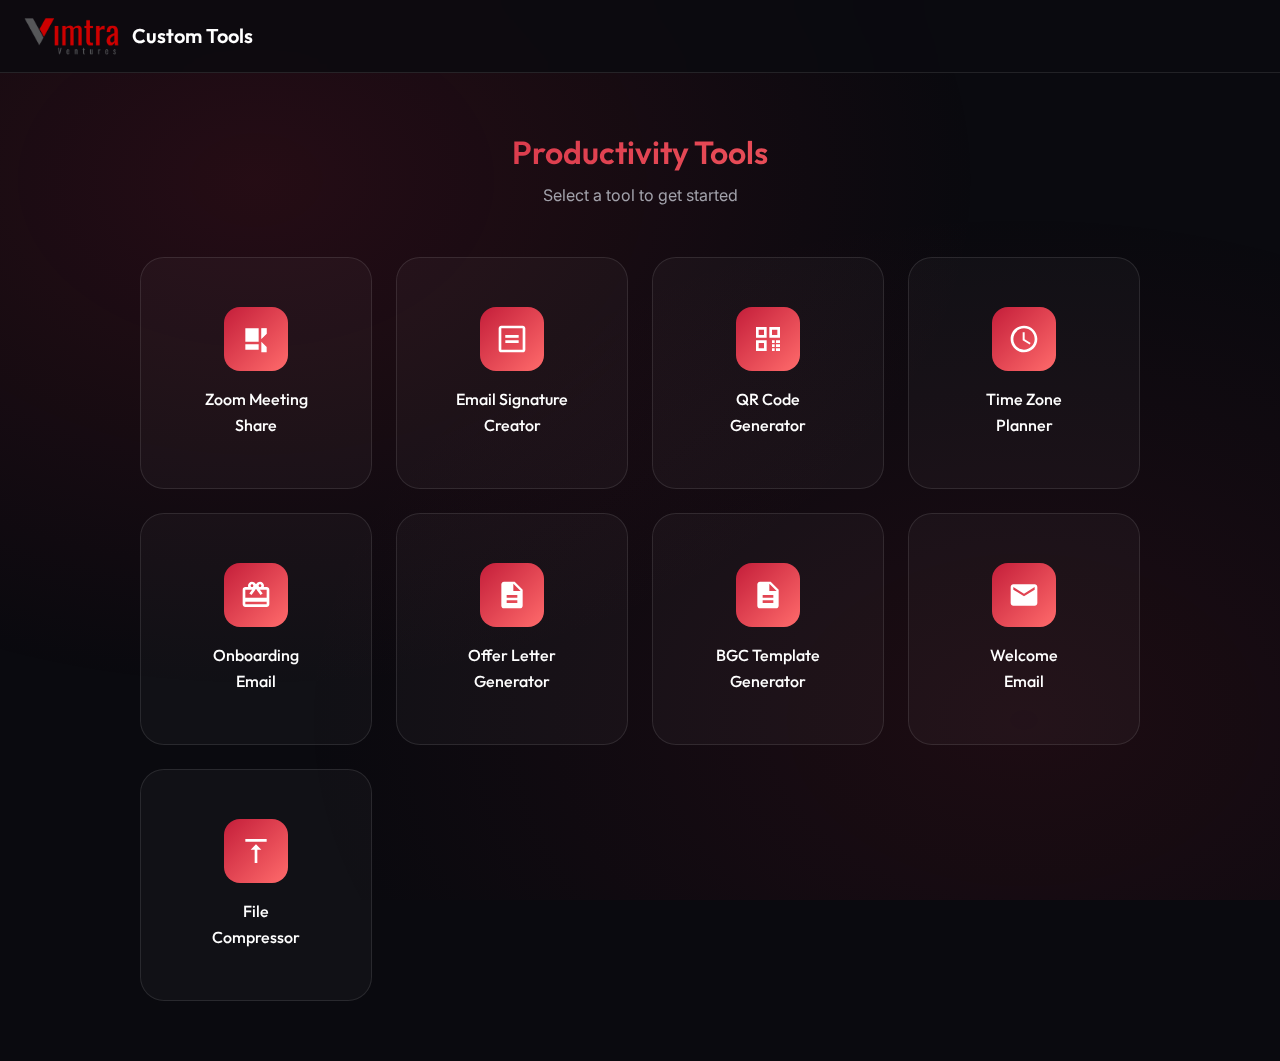
<file: index.html>
<!DOCTYPE html>
<html lang="en">

<head>
    <meta charset="UTF-8">
    <meta name="viewport" content="width=device-width, initial-scale=1.0">
    <meta name="description" content="Custom productivity tools for Vimtra Ventures, Urpan Technologies, and Tekcog">
    <title>Custom Tools | Vimtra Group</title>
    <link rel="stylesheet" href="css/styles.css">
</head>

<body class="theme-vimtra">

    <!-- Header -->
    <header class="header">
        <div class="container">
            <div class="header-content">
                <div class="logo-container">
                    <img src="logos/Vimtra Ventures.png" alt="Vimtra Ventures" class="logo-img">
                    <span class="app-title">Custom Tools</span>
                </div>
            </div>
        </div>
    </header>

    <!-- Main Content -->
    <main>
        <section class="tools-section">
            <div class="container">
                <div class="section-header">
                    <h1 class="section-title">Productivity Tools</h1>
                    <p class="section-subtitle">Select a tool to get started</p>
                </div>

                <div class="tools-grid">
                    <!-- Zoom Meeting Share Tool -->
                    <a href="tools/zoom-share.html" class="tool-card fade-in">
                        <div class="tool-icon">
                            <svg viewBox="0 0 24 24" fill="currentColor">
                                <path d="M4 4h10v10H4V4zm12 0h4v4l-4 4V4zm0 10l4 4v4h-4v-8zM4 16h10v4H4v-4z" />
                                <path d="M16 4h4v4l-4 4V4z" opacity="0.5" />
                            </svg>
                        </div>
                        <span class="tool-name">Zoom Meeting<br>Share</span>
                    </a>

                    <!-- Email Signature Tool -->
                    <a href="tools/email-signature.html" class="tool-card fade-in">
                        <div class="tool-icon">
                            <svg viewBox="0 0 24 24" fill="currentColor">
                                <path
                                    d="M20 2H4c-1.1 0-2 .9-2 2v16c0 1.1.9 2 2 2h16c1.1 0 2-.9 2-2V4c0-1.1-.9-2-2-2zm0 18H4V4h16v16z" />
                                <path d="M7 13h10v2H7zm0-4h10v2H7z" />
                                <path d="M16 11V9H7v2z" opacity="0.3" />
                            </svg>
                        </div>
                        <span class="tool-name">Email Signature<br>Creator</span>
                    </a>

                    <!-- QR Code Generator -->
                    <a href="tools/qr-generator.html" class="tool-card fade-in">
                        <div class="tool-icon">
                            <svg viewBox="0 0 24 24" fill="currentColor">
                                <path
                                    d="M3 3h8v8H3V3zm2 2v4h4V5H5zm8-2h8v8h-8V3zm2 2v4h4V5h-4zM3 13h8v8H3v-8zm2 2v4h4v-4H5zm13-2h3v2h-3v-2zm-3 0h2v2h-2v-2zm3 3h3v2h-3v-2zm-3 0h2v2h-2v-2zm3 3h3v2h-3v-2zm-3 0h2v2h-2v-2z" />
                            </svg>
                        </div>
                        <span class="tool-name">QR Code<br>Generator</span>
                    </a>

                    <!-- Time Zone Planner -->
                    <a href="tools/timezone-planner.html" class="tool-card fade-in">
                        <div class="tool-icon">
                            <svg viewBox="0 0 24 24" fill="currentColor">
                                <path
                                    d="M11.99 2C6.47 2 2 6.48 2 12s4.47 10 9.99 10C17.52 22 22 17.52 22 12S17.52 2 11.99 2zM12 20c-4.42 0-8-3.58-8-8s3.58-8 8-8 8 3.58 8 8-3.58 8-8 8zm.5-13H11v6l5.25 3.15.75-1.23-4.5-2.67z" />
                            </svg>
                        </div>
                        <span class="tool-name">Time Zone<br>Planner</span>
                    </a>

                    <!-- Onboarding Email Tool -->
                    <a href="tools/onboarding-email.html" class="tool-card fade-in">
                        <div class="tool-icon">
                            <svg viewBox="0 0 24 24" fill="currentColor">
                                <path
                                    d="M20 6h-2.18c.11-.31.18-.65.18-1 0-1.66-1.34-3-3-3-1.05 0-1.96.54-2.5 1.35l-.5.67-.5-.68C10.96 2.54 10.05 2 9 2 7.34 2 6 3.34 6 5c0 .35.07.69.18 1H4c-1.11 0-1.99.89-1.99 2L2 19c0 1.11.89 2 2 2h16c1.11 0 2-.89 2-2V8c0-1.11-.89-2-2-2zm-5-2c.55 0 1 .45 1 1s-.45 1-1 1-1-.45-1-1 .45-1 1-1zM9 4c.55 0 1 .45 1 1s-.45 1-1 1-1-.45-1-1 .45-1 1-1zm11 15H4v-2h16v2zm0-5H4V8h5.08L7 10.83 8.62 12 11 8.76l1-1.36 1 1.36L15.38 12 17 10.83 14.92 8H20v6z" />
                            </svg>
                        </div>
                        <span class="tool-name">Onboarding<br>Email</span>
                    </a>

                    <!-- Offer Letter Tool -->
                    <a href="tools/offer-letter.html" class="tool-card fade-in">
                        <div class="tool-icon">
                            <svg viewBox="0 0 24 24" fill="currentColor">
                                <path
                                    d="M14 2H6c-1.1 0-1.99.9-1.99 2L4 20c0 1.1.89 2 1.99 2H18c1.1 0 2-.9 2-2V8l-6-6zm2 16H8v-2h8v2zm0-4H8v-2h8v2zm-3-5V3.5L18.5 9H13z" />
                            </svg>
                        </div>
                        <span class="tool-name">Offer Letter<br>Generator</span>
                    </a>

                    <!-- BGC Template Tool -->
                    <a href="tools/bgc-template.html" class="tool-card fade-in">
                        <div class="tool-icon">
                            <svg viewBox="0 0 24 24" fill="currentColor">
                                <path
                                    d="M14 2H6c-1.1 0-1.99.9-1.99 2L4 20c0 1.1.89 2 1.99 2H18c1.1 0 2-.9 2-2V8l-6-6zm2 16H8v-2h8v2zm0-4H8v-2h8v2zm-3-5V3.5L18.5 9H13z" />
                            </svg>
                        </div>
                        <span class="tool-name">BGC Template<br>Generator</span>
                    </a>

                    <!-- Welcome Email Tool -->
                    <a href="tools/welcome-email.html" class="tool-card fade-in">
                        <div class="tool-icon">
                            <svg viewBox="0 0 24 24" fill="currentColor">
                                <path d="M20 4H4c-1.1 0-1.99.9-1.99 2L2 18c0 1.1.9 2 2 2h16c1.1 0 2-.9 2-2V6c0-1.1-.9-2-2-2zm0 4l-8 5-8-5V6l8 5 8-5v2z" />
                            </svg>
                        </div>
                        <span class="tool-name">Welcome<br>Email</span>
                    </a>

                    <!-- File Compressor Tool -->
                    <a href="tools/file-compressor.html" class="tool-card fade-in">
                        <div class="tool-icon">
                            <svg viewBox="0 0 24 24" fill="currentColor">
                                <path d="M8 11h3v10h2V11h3l-4-4-4 4zM4 3v2h16V3H4z" />
                            </svg>
                        </div>
                        <span class="tool-name">File<br>Compressor</span>
                    </a>
                </div>
            </div>
        </section>
    </main>

    <script src="js/app.js"></script>
</body>

</html>
</file>
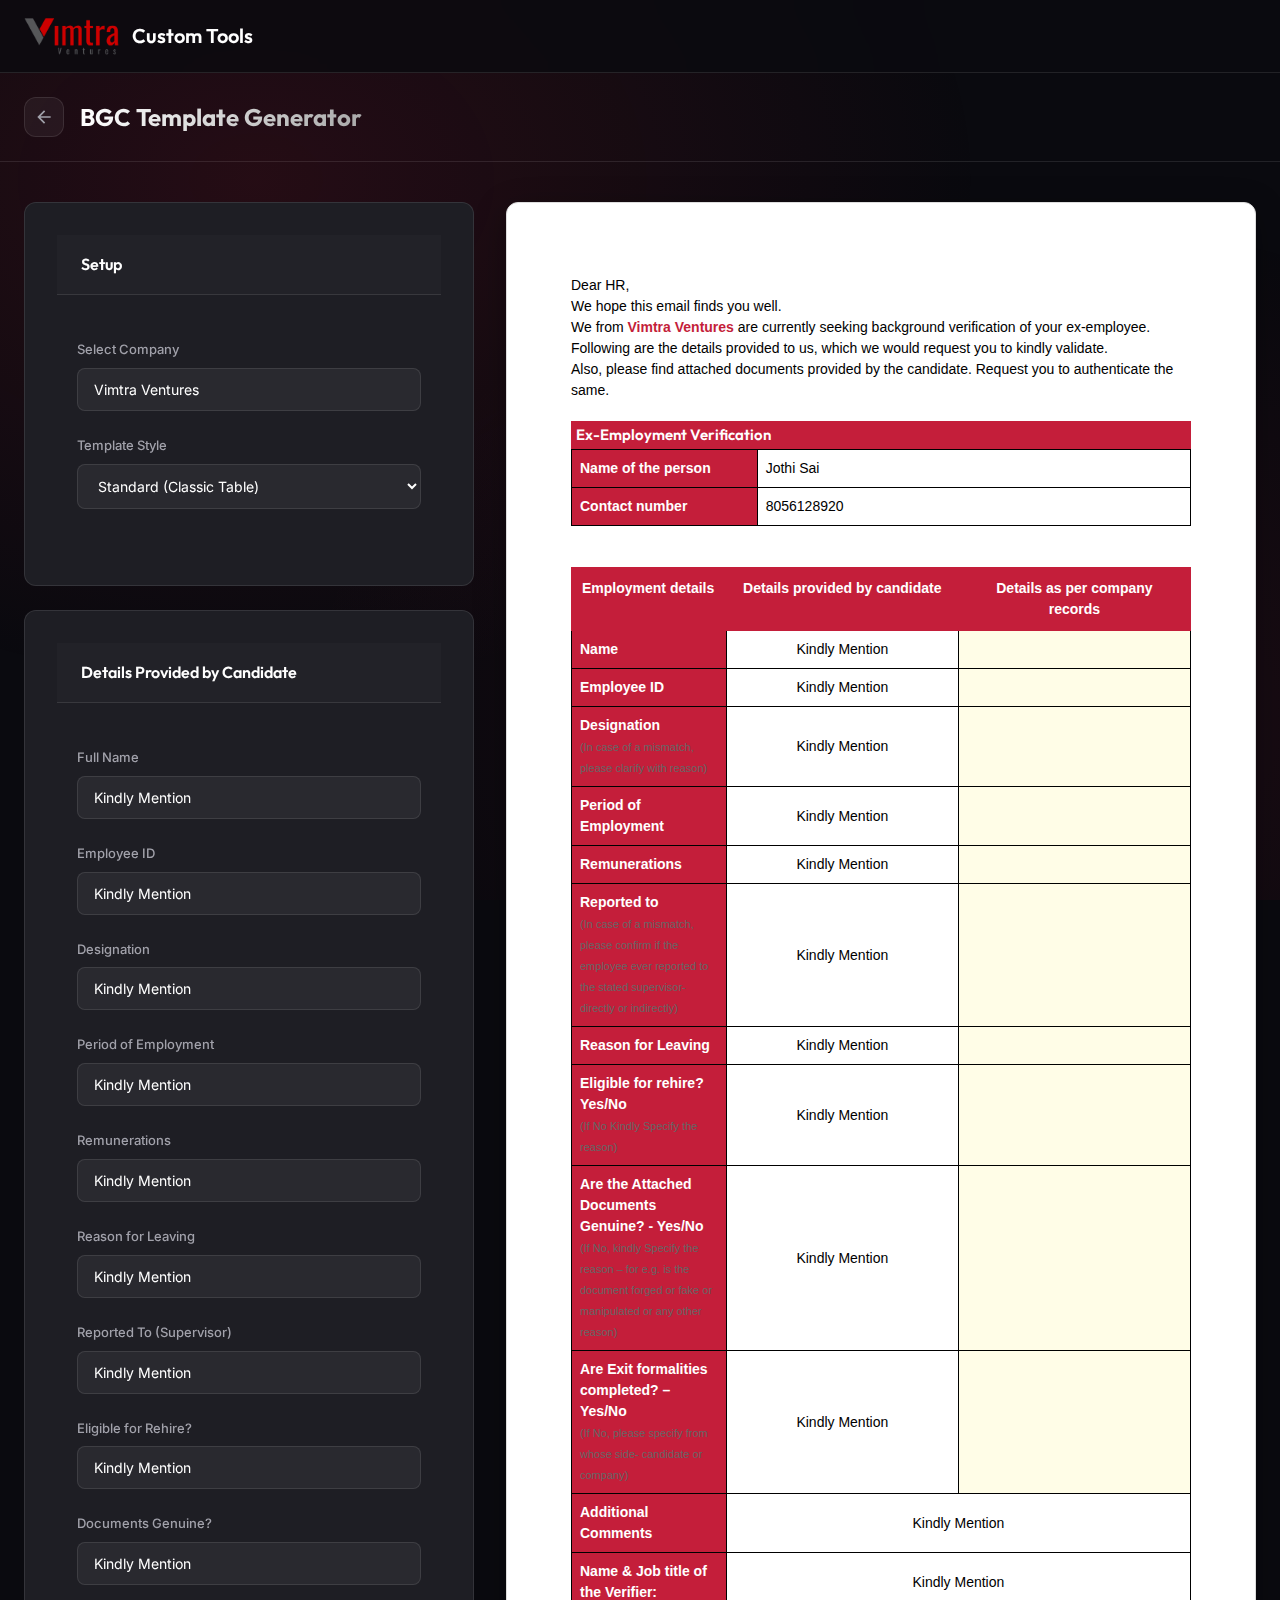
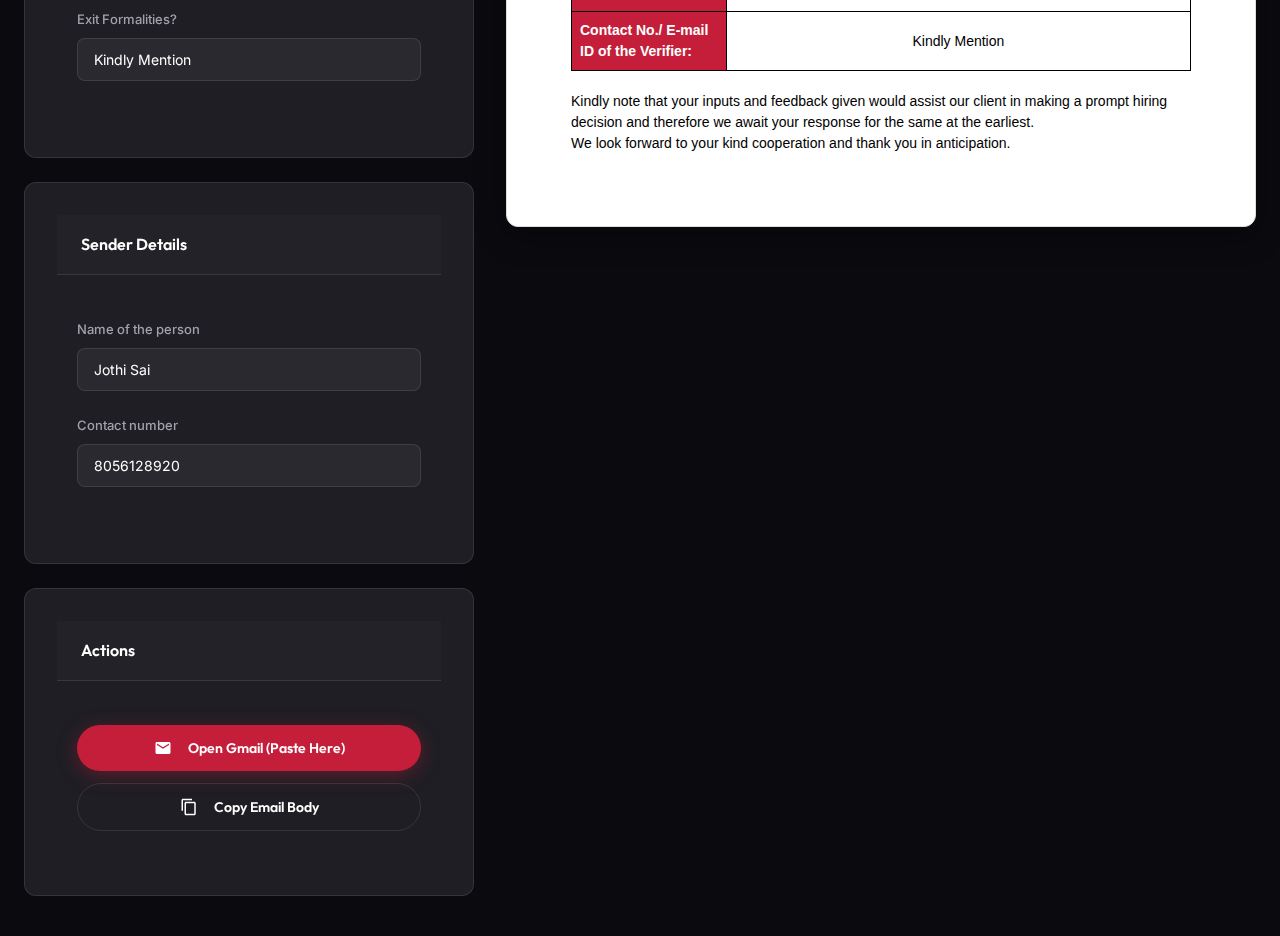
<file: tools/bgc-template.html>
<!DOCTYPE html>
<html lang="en">

<head>
    <meta charset="UTF-8">
    <meta name="viewport" content="width=device-width, initial-scale=1.0">
    <title>BGC Template Generator | Custom Tools</title>
    <link rel="stylesheet" href="../css/styles.css">
    <link href="https://fonts.googleapis.com/css2?family=Outfit:wght@300;400;500;600;700&display=swap" rel="stylesheet">
    <style>
        /* Shared Styles */
        :root {
            --font-family-standard: 'Inter', Arial, sans-serif;
            --font-family-creative: 'Outfit', sans-serif;
        }

        .tool-container {
            max-width: 1400px;
            margin: 0 auto;
            padding: 40px 24px;
        }

        .input-section {
            padding: 20px;
        }

        .two-column {
            display: grid;
            grid-template-columns: 450px 1fr;
            gap: 32px;
            align-items: start;
        }

        @media (max-width: 1200px) {
            .two-column {
                grid-template-columns: 1fr;
            }
        }

        .card {
            background: #1e1e24;
            border: 1px solid var(--border-color);
            border-radius: 12px;
            overflow: hidden;
        }

        .card-header {
            padding: 20px 24px;
            border-bottom: 1px solid var(--border-color);
            background: rgba(255, 255, 255, 0.02);
            cursor: pointer;
            /* Indicate collapsibility if implemented, but just static for now */
        }

        .card-title {
            font-size: 16px;
            font-weight: 600;
            margin: 0;
            color: var(--text-primary);
            display: flex;
            justify-content: space-between;
            align-items: center;
        }

        .form-group {
            margin-bottom: 24px;
        }

        .form-label {
            display: block;
            margin-bottom: 8px;
            font-size: 13px;
            font-weight: 500;
            color: var(--text-secondary);
        }

        .form-input,
        .form-select,
        .form-textarea {
            width: 100%;
            background: rgba(255, 255, 255, 0.05);
            border: 1px solid var(--border-color);
            border-radius: 8px;
            padding: 12px 16px;
            color: var(--text-primary);
            font-size: 14px;
            transition: all 0.2s;
        }

        .form-input:focus,
        .form-select:focus,
        .form-textarea:focus {
            outline: none;
            border-color: var(--primary);
            background: rgba(255, 255, 255, 0.08);
        }

        .email-preview-container {
            position: sticky;
            top: 20px;
        }

        .email-template {
            background: #ffffff;
            border-radius: 12px;
            overflow: hidden;
            box-shadow: 0 8px 32px rgba(0, 0, 0, 0.3);
            border: 1px solid #ddd;
        }

        .email-template-body {
            padding: 40px 32px;
            color: #333333;
            font-family: var(--font-family-standard);
            line-height: 1.6;
            min-height: 600px;
            background: #fff;
        }

        /* Creative Mode Override */
        .creative-mode .email-template-body {
            background: #f0f2f5;
            padding: 40px;
            font-family: var(--font-family-creative);
        }

        .btn {
            display: inline-flex;
            align-items: center;
            justify-content: center;
            padding: 14px 24px;
            border-radius: 50px;
            font-weight: 600;
            cursor: pointer;
            transition: all 0.2s;
            border: none;
            width: 100%;
            font-size: 14px;
            margin-bottom: 12px;
        }

        .btn-primary {
            background: var(--primary);
            color: white;
        }

        .btn-secondary {
            background: transparent;
            border: 1px solid var(--border-color);
            color: var(--text-primary);
        }

        .btn-secondary:hover {
            border-color: var(--primary);
            color: var(--primary);
        }

        .page-header {
            padding: 24px 0;
            border-bottom: 1px solid var(--border-color);
            margin-bottom: 0;
            background: var(--background);
        }

        .page-title {
            display: flex;
            align-items: center;
            gap: 16px;
        }

        .page-title h1 {
            font-size: 24px;
            font-weight: 700;
            margin: 0;
            background: linear-gradient(to right, #fff, #aaa);
            -webkit-background-clip: text;
            background-clip: text;
            -webkit-text-fill-color: transparent;
        }

        .back-btn {
            display: flex;
            align-items: center;
            justify-content: center;
            width: 40px;
            height: 40px;
            border-radius: 12px;
            background: rgba(255, 255, 255, 0.05);
            color: var(--text-secondary);
            transition: all 0.2s;
            border: 1px solid var(--border-color);
        }

        .back-btn:hover {
            background: var(--surface);
            color: var(--text-primary);
            border-color: var(--primary);
        }

        /* Standard Table Styles */
        .preview-table {
            width: 100%;
            border-collapse: collapse;
            font-size: 14px;
            margin-bottom: 20px;
        }

        .preview-table th,
        .preview-table td {
            border: 1px solid #ddd;
            padding: 8px;
            text-align: left;
            vertical-align: top;
        }
    </style>
</head>

<body class="theme-vimtra">
    <!-- Navbar -->
    <header class="header">
        <div class="container">
            <div class="header-content">
                <div class="logo-container">
                    <img src="../logos/Vimtra Ventures.png" alt="Company Logo" class="logo-img" id="headerLogo">
                    <span class="app-title">Custom Tools</span>
                </div>
            </div>
        </div>
    </header>

    <!-- Page Header -->
    <div class="page-header">
        <div class="container">
            <div class="page-title">
                <a href="../index.html" class="back-btn" title="Back to Tools">
                    <svg viewBox="0 0 24 24" fill="currentColor" width="20" height="20">
                        <path d="M20 11H7.83l5.59-5.59L12 4l-8 8 8 8 1.41-1.41L7.83 13H20v-2z" />
                    </svg>
                </a>
                <h1>BGC Template Generator</h1>
            </div>
        </div>
    </div>

    <main class="tool-container">
        <div class="two-column">
            <!-- Left Column: Inputs -->
            <div class="input-column">
                <div class="card">
                    <div class="card-header">
                        <h3 class="card-title">Setup</h3>
                    </div>
                    <div class="input-section">
                        <!-- Company Selector -->
                        <div class="form-group">
                            <label class="form-label">Select Company</label>
                            <select class="company-select form-select" id="companySelect">
                                <option value="vimtra">Vimtra Ventures</option>
                                <option value="urpan">Urpan Technologies</option>
                                <option value="tekcog">Tekcog</option>
                                <option value="insight">Insight Intelli</option>
                                <option value="techmynds">Tech Mynds</option>
                            </select>
                        </div>
                        <!-- Style Selector -->
                        <div class="form-group">
                            <label class="form-label">Template Style</label>
                            <select class="form-select" id="styleSelect">
                                <option value="standard">Standard (Classic Table)</option>
                                <option value="creative">Creative (Modern Card)</option>
                            </select>
                        </div>
                    </div>
                </div>

                <div class="card" style="margin-top: 24px;">
                    <div class="card-header">
                        <h3 class="card-title">Details Provided by Candidate</h3>
                    </div>
                    <div class="input-section">
                        <div class="form-group">
                            <label class="form-label">Full Name</label>
                            <input type="text" id="candidateName" class="form-input" value="Kindly Mention">
                        </div>
                        <div class="form-group">
                            <label class="form-label">Employee ID</label>
                            <input type="text" id="employeeID" class="form-input" value="Kindly Mention">
                        </div>
                        <div class="form-group">
                            <label class="form-label">Designation</label>
                            <input type="text" id="designation" class="form-input" value="Kindly Mention">
                        </div>
                        <div class="form-group">
                            <label class="form-label">Period of Employment</label>
                            <input type="text" id="employmentPeriod" class="form-input" value="Kindly Mention">
                        </div>
                        <div class="form-group">
                            <label class="form-label">Remunerations</label>
                            <input type="text" id="remuneration" class="form-input" value="Kindly Mention">
                        </div>
                        <div class="form-group">
                            <label class="form-label">Reason for Leaving</label>
                            <input type="text" id="reasonForLeaving" class="form-input" value="Kindly Mention">
                        </div>
                        <div class="form-group">
                            <label class="form-label">Reported To (Supervisor)</label>
                            <input type="text" id="reportedTo" class="form-input" value="Kindly Mention">
                        </div>
                        <div class="form-group">
                            <label class="form-label">Eligible for Rehire?</label>
                            <input type="text" id="candidateRehire" class="form-input" value="Kindly Mention">
                        </div>
                        <div class="form-group">
                            <label class="form-label">Documents Genuine?</label>
                            <input type="text" id="candidateDocuments" class="form-input" value="Kindly Mention">
                        </div>
                        <div class="form-group">
                            <label class="form-label">Exit Formalities?</label>
                            <input type="text" id="candidateExit" class="form-input" value="Kindly Mention">
                        </div>
                    </div>
                </div>



                <div class="card" style="margin-top: 24px;">
                    <div class="card-header">
                        <h3 class="card-title">Sender Details</h3>
                    </div>
                    <div class="input-section">
                        <div class="form-group">
                            <label class="form-label">Name of the person</label>
                            <input type="text" id="senderName" class="form-input" value="Jothi Sai">
                        </div>
                        <div class="form-group">
                            <label class="form-label">Contact number</label>
                            <input type="text" id="senderPhone" class="form-input" value="8056128920">
                        </div>
                    </div>
                </div>

                <div class="card" style="margin-top: 24px;">
                    <div class="card-header">
                        <h3 class="card-title">Actions</h3>
                    </div>
                    <div class="input-section">
                        <button class="btn btn-primary" onclick="openInGmail()">
                            <svg viewBox="0 0 24 24" fill="currentColor" width="20" height="20"
                                style="margin-right: 8px;">
                                <path
                                    d="M20 4H4c-1.1 0-1.99.9-1.99 2L2 18c0 1.1.9 2 2 2h16c1.1 0 2-.9 2-2V6c0-1.1-.9-2-2-2zm0 4l-8 5-8-5V6l8 5 8-5v2z" />
                            </svg>
                            Open Gmail (Paste Here)
                        </button>

                        <button class="btn btn-secondary" onclick="copyEmailBody()">
                            <svg viewBox="0 0 24 24" fill="currentColor" width="20" height="20"
                                style="margin-right: 8px;">
                                <path
                                    d="M16 1H4c-1.1 0-2 .9-2 2v14h2V3h12V1zm3 4H8c-1.1 0-2 .9-2 2v14c0 1.1.9 2 2 2h11c1.1 0 2-.9 2-2V7c0-1.1-.9-2-2-2zm0 16H8V7h11v14z" />
                            </svg>
                            Copy Email Body
                        </button>
                    </div>
                </div>
            </div>

            <!-- Right Column: Email Preview -->
            <div class="email-preview-container">
                <div class="card email-template">
                    <!-- Email Body -->
                    <div class="email-template-body" id="emailBody">
                        <!-- Content Generated by JS -->
                    </div>
                </div>
            </div>
        </div>
    </main>

    <script src="../js/company-data.js"></script>
    <script src="../js/app.js"></script>
    <script>
        function generateEmailHtml() {
            const companyKey = document.getElementById('companySelect').value;
            const style = document.getElementById('styleSelect').value;
            const company = VimtraTools.COMPANIES[companyKey] || VimtraTools.COMPANIES['vimtra'];
            const theme = COMPANY_THEMES[companyKey] || COMPANY_THEMES['vimtra'];

            // Candidate Details
            const candidateName = document.getElementById('candidateName').value || '[Candidate Name]';
            const employeeID = document.getElementById('employeeID').value || '[ID]';
            const designation = document.getElementById('designation').value || '[Designation]';
            const employmentPeriod = document.getElementById('employmentPeriod').value || '[Period]';
            const remuneration = document.getElementById('remuneration').value || '[Amount]';
            const reasonForLeaving = document.getElementById('reasonForLeaving').value || '[Reason]';
            const reportedTo = document.getElementById('reportedTo').value || 'Kindly Mention';

            const rehire = document.getElementById('candidateRehire').value || 'Kindly Mention';
            const documents = document.getElementById('candidateDocuments').value || 'Kindly Mention';
            const exit = document.getElementById('candidateExit').value || 'Kindly Mention';

            // Company Records (Optional) - INPUTS REMOVED AS PER REQUEST
            // We define an empty object to prevent ReferenceErrors in the template
            const cr = {
                name: '', id: '', designation: '', period: '',
                remuneration: '', reportedTo: '', reason: '',
                rehire: '', documents: '', exit: '', comments: '',
                verifierName: '', verifierContact: ''
            };


            const senderName = document.getElementById('senderName').value || '[Sender Name]';
            const senderPhone = document.getElementById('senderPhone').value || '[Sender Phone]';

            const highlightColor = theme.primary || '#0d9488'; // Use company primary color

            // Labels with detailed instructions (Shared across both styles)
            const labels = {
                designation: 'Designation<br><span style="font-size: 11px; font-weight: normal; color: #666;">(In case of a mismatch, please clarify with reason)</span>',
                reportedTo: 'Reported to<br><span style="font-size: 11px; font-weight: normal; color: #666;">(In case of a mismatch, please confirm if the employee ever reported to the stated supervisor-directly or indirectly)</span>',
                rehire: 'Eligible for rehire? Yes/No<br><span style="font-size: 11px; font-weight: normal; color: #666;">(If No Kindly Specify the reason)</span>',
                documents: 'Are the Attached Documents Genuine? - Yes/No<br><span style="font-size: 11px; font-weight: normal; color: #666;">(If No, kindly Specify the reason &ndash; for e.g. is the document forged or fake or manipulated or any other reason)</span>',
                exit: 'Are Exit formalities completed? &ndash; Yes/No<br><span style="font-size: 11px; font-weight: normal; color: #666;">(If No, please specify from whose side- candidate or company)</span>'
            };

            if (style === 'creative') {
                // Update container class for styling overrides
                document.querySelector('.email-template').classList.add('creative-mode');

                const gradient = theme.gradient || `linear-gradient(135deg, ${highlightColor} 0%, #000 100%)`;

                // Modern Creative Styles
                const containerStyle = `background-color: #ffffff; padding: 0; box-shadow: 0 4px 15px rgba(0,0,0,0.05); border-radius: 8px; overflow: hidden; max-width: 800px; margin: 0 auto; font-family: 'Segoe UI', Tahoma, Geneva, Verdana, sans-serif; border: 1px solid #e0e0e0;`;
                const headerStyle = `background: ${gradient}; color: white; padding: 30px; text-align: center;`;
                const contentStyle = `padding: 40px;`;
                const sectionHeaderStyle = `font-size: 18px; font-weight: 600; color: ${highlightColor}; border-bottom: 2px solid ${highlightColor}; padding-bottom: 8px; margin-top: 30px; margin-bottom: 15px; text-transform: uppercase; letter-spacing: 0.5px;`;

                // Table Styles
                const tableStyle = `width: 100%; border-collapse: collapse; font-size: 14px; margin-bottom: 20px;`;
                const thStyle = `background-color: ${highlightColor}; color: white; padding: 12px 15px; text-align: left; font-weight: 600; border: none;`;
                const tdLabelStyle = `background-color: #f8f9fa; color: #444; padding: 12px 15px; border-bottom: 1px solid #eee; font-weight: 600; width: 35%;`;
                const tdValueStyle = `padding: 12px 15px; border-bottom: 1px solid #eee; color: #333;`;
                const tdCompanyStyle = `padding: 12px 15px; border-bottom: 1px solid #eee; background-color: #fffde7; border-left: 2px solid #fff59d; color: #333; min-width: 150px;`; // Visual difference: light yellow bg + border

                // Card for Sender
                const senderCardStyle = `background-color: #f8f9fa; border-left: 4px solid ${highlightColor}; padding: 15px; margin: 20px 0; border-radius: 0 4px 4px 0;`;

                return `
                <div style="${containerStyle}">
                    <!-- Header -->
                    <div style="${headerStyle}">
                        <h1 style="margin: 0; font-size: 24px; font-weight: 700; letter-spacing: 1px;">Ex-Employment Verification</h1>
                        <p style="margin: 10px 0 0; opacity: 0.9; font-size: 16px;">${company.name}</p>
                    </div>

                    <div style="${contentStyle}">
                        <p style="margin-top: 0;">Dear HR,</p>
                        <p>We hope this email finds you well.</p>
                        <p>We from <strong style="color: ${highlightColor};">${company.name}</strong> are currently seeking background verification of your ex-employee, <strong>${candidateName}</strong>.</p>
                        <p>Following are the details provided to us, which we would request you to kindly validate against your records.</p>
                        
                        <!-- Sender Details Card -->
                        <div style="${sectionHeaderStyle}">Our Contact Details</div>
                        <div style="${senderCardStyle}">
                            <table style="width: 100%; border-collapse: collapse;">
                                <tr>
                                    <td style="padding: 5px 0; font-weight: 600; color: #555; width: 150px;">Name:</td>
                                    <td style="padding: 5px 0; color: #333;">${senderName}</td>
                                </tr>
                                <tr>
                                    <td style="padding: 5px 0; font-weight: 600; color: #555;">Contact No:</td>
                                    <td style="padding: 5px 0; color: #333;">${senderPhone}</td>
                                </tr>
                            </table>
                        </div>

                        <!-- Employment Details Table -->
                        <div style="${sectionHeaderStyle}">Employment Verification</div>
                        <table style="${tableStyle}">
                            <thead>
                                <tr>
                                    <th style="${thStyle}; border-radius: 6px 0 0 0;">Metric</th>
                                    <th style="${thStyle}">Candidate Provided</th>
                                    <th style="${thStyle}; border-radius: 0 6px 0 0;">Company Records</th>
                                </tr>
                            </thead>
                            <tbody>
                                <tr>
                                    <td style="${tdLabelStyle}">Name</td>
                                    <td style="${tdValueStyle}">${candidateName}</td>
                                    <td style="${tdCompanyStyle}">${cr.name}</td>
                                </tr>
                                <tr>
                                    <td style="${tdLabelStyle}">Employee ID</td>
                                    <td style="${tdValueStyle}">${employeeID}</td>
                                    <td style="${tdCompanyStyle}">${cr.id}</td>
                                </tr>
                                <tr>
                                    <td style="${tdLabelStyle}">${labels.designation}</td>
                                    <td style="${tdValueStyle}">${designation}</td>
                                    <td style="${tdCompanyStyle}">${cr.designation}</td>
                                </tr>
                                <tr>
                                    <td style="${tdLabelStyle}">Period of Employment</td>
                                    <td style="${tdValueStyle}">${employmentPeriod}</td>
                                    <td style="${tdCompanyStyle}">${cr.period}</td>
                                </tr>
                                <tr>
                                    <td style="${tdLabelStyle}">Remunerations</td>
                                    <td style="${tdValueStyle}">${remuneration}</td>
                                    <td style="${tdCompanyStyle}">${cr.remuneration}</td>
                                </tr>
                                <tr>
                                    <td style="${tdLabelStyle}">${labels.reportedTo}</td>
                                    <td style="${tdValueStyle}">${reportedTo}</td>
                                    <td style="${tdCompanyStyle}">${cr.reportedTo}</td>
                                </tr>
                                <tr>
                                    <td style="${tdLabelStyle}">Reason for Leaving</td>
                                    <td style="${tdValueStyle}">${reasonForLeaving}</td>
                                    <td style="${tdCompanyStyle}">${cr.reason}</td>
                                </tr>
                                <tr>
                                    <td style="${tdLabelStyle}">${labels.rehire}</td>
                                    <td style="${tdValueStyle}"><em>${rehire}</em></td>
                                    <td style="${tdCompanyStyle}">${cr.rehire}</td>
                                </tr>
                                <tr>
                                    <td style="${tdLabelStyle}">${labels.documents}</td>
                                    <td style="${tdValueStyle}"><em>${documents}</em></td>
                                    <td style="${tdCompanyStyle}">${cr.documents}</td>
                                </tr>
                                <tr>
                                    <td style="${tdLabelStyle}">${labels.exit}</td>
                                    <td style="${tdValueStyle}"><em>${exit}</em></td>
                                    <td style="${tdCompanyStyle}">${cr.exit}</td>
                                </tr>
                                
                                <!-- Additional Info Section -->
                                <tr>
                                    <td colspan="3" style="padding: 15px; background: #f0f4f8; font-weight: 600; color: ${highlightColor}; text-align: center; border-top: 2px solid white;">Verifier Details</td>
                                </tr>
                                <tr>
                                    <td style="${tdLabelStyle}">Name & Job title of the Verifier</td>
                                    <td colspan="2" style="${tdValueStyle}"><em>Kindly Mention</em></td>
                                </tr>
                                <tr>
                                    <td style="${tdLabelStyle}">Contact No./ E-mail ID of the Verifier</td>
                                    <td colspan="2" style="${tdValueStyle}"><em>Kindly Mention</em></td>
                                </tr>
                                <tr>
                                    <td style="${tdLabelStyle}">Additional Comments</td>
                                    <td colspan="2" style="${tdValueStyle}">Kindly Mention</td>
                                </tr>

                            </tbody>
                        </table>

                        <p style="font-size: 13px; color: #666; margin-top: 20px; border-top: 1px solid #eee; padding-top: 15px;">
                            <em>Kindly note that your inputs will assist our client in making a prompt hiring decision. We await your response at the earliest.</em>
                        </p>
                        <p style="font-size: 13px; color: #666;">We look forward to your kind cooperation.</p>
                    </div>
                </div>
                `;
            } else {
                // Standard Mode
                document.querySelector('.email-template').classList.remove('creative-mode');

                // Header Color Style
                const headerStyle = `background-color: ${highlightColor}; color: white; padding: 10px; border: 1px solid ${highlightColor}; text-align: center; font-weight: bold;`;
                const cellStyle = `border: 1px solid #000; padding: 8px; text-align: center; color: #000; vertical-align: middle;`;
                const cellStyleCompany = `border: 1px solid #000; padding: 8px; text-align: center; color: #000; vertical-align: middle; background-color: #fffde7;`; // Light yellow separation
                const labelCellStyle = `border: 1px solid #000; padding: 8px; text-align: left; font-weight: bold; vertical-align: middle; background-color: ${highlightColor}; color: white;`;

                return `
                <div style="font-family: Calibri, Arial, sans-serif; font-size: 14px; color: #000; line-height: 1.5;">
                    <p>Dear HR,</p>
                    <p>We hope this email finds you well.</p>
                    <p>We from <strong style="color: ${highlightColor};">${company.name}</strong> are currently seeking background verification of your ex-employee.</p>
                    <p>Following are the details provided to us, which we would request you to kindly validate.</p>
                    <p>Also, please find attached documents provided by the candidate. Request you to authenticate the same.</p>
                    
                    <h3 style="background-color: ${highlightColor}; color: white; padding: 5px; margin-top: 20px; font-size: 15px;">Ex-Employment Verification</h3>
                    <table class="preview-table" style="width: 100%; border-collapse: collapse; border: 1px solid #000;">
                        <tr>
                            <td width="30%" style="${labelCellStyle}"><strong>Name of the person</strong></td>
                            <td width="70%" style="border: 1px solid #000; padding: 8px;">${senderName}</td>
                        </tr>
                        <tr>
                            <td style="${labelCellStyle}"><strong>Contact number</strong></td>
                            <td style="border: 1px solid #000; padding: 8px;">${senderPhone}</td>
                        </tr>
                    </table>

                    <br>

                    <table class="preview-table" style="width: 100%; border-collapse: collapse; border: 1px solid #000;">
                        <thead>
                            <tr>
                                <th width="25%" style="${headerStyle} text-align: left;">Employment details</th>
                                <th width="37.5%" style="${headerStyle}">Details provided by candidate</th>
                                <th width="37.5%" style="${headerStyle}">Details as per company records</th>
                            </tr>
                        </thead>
                        <tbody>
                            <tr>
                                <td style="${labelCellStyle}">Name</td>
                                <td style="${cellStyle}">${candidateName}</td>
                                <td style="${cellStyleCompany}">${cr.name}</td>
                            </tr>
                            <tr>
                                <td style="${labelCellStyle}">Employee ID</td>
                                <td style="${cellStyle}">${employeeID}</td>
                                <td style="${cellStyleCompany}">${cr.id}</td>
                            </tr>
                            <tr>
                                <td style="${labelCellStyle}">${labels.designation}</td>
                                <td style="${cellStyle}">${designation}</td>
                                <td style="${cellStyleCompany}">${cr.designation}</td>
                            </tr>
                            <tr>
                                <td style="${labelCellStyle}">Period of Employment</td>
                                <td style="${cellStyle}">${employmentPeriod}</td>
                                <td style="${cellStyleCompany}">${cr.period}</td>
                            </tr>
                            <tr>
                                <td style="${labelCellStyle}">Remunerations</td>
                                <td style="${cellStyle}">${remuneration}</td>
                                <td style="${cellStyleCompany}">${cr.remuneration}</td>
                            </tr>
                            <tr>
                                <td style="${labelCellStyle}">${labels.reportedTo}</td>
                                <td style="${cellStyle}">${reportedTo}</td>
                                <td style="${cellStyleCompany}">${cr.reportedTo}</td>
                            </tr>
                            <tr>
                                <td style="${labelCellStyle}">Reason for Leaving</td>
                                <td style="${cellStyle}">${reasonForLeaving}</td>
                                <td style="${cellStyleCompany}">${cr.reason}</td>
                            </tr>
                            <tr>
                                <td style="${labelCellStyle}">${labels.rehire}</td>
                                <td style="${cellStyle}">${rehire}</td>
                                <td style="${cellStyleCompany}">${cr.rehire}</td>
                            </tr>
                            <tr>
                                <td style="${labelCellStyle}">${labels.documents}</td>
                                <td style="${cellStyle}">${documents}</td>
                                <td style="${cellStyleCompany}">${cr.documents}</td>
                            </tr>
                            <tr>
                                <td style="${labelCellStyle}">${labels.exit}</td>
                                <td style="${cellStyle}">${exit}</td>
                                <td style="${cellStyleCompany}">${cr.exit}</td>
                            </tr>
                            <tr>
                                <td style="${labelCellStyle}">Additional Comments</td>
                                <td colspan="2" style="${cellStyle}">Kindly Mention</td>
                            </tr>
                            <tr>
                                <td style="${labelCellStyle}">Name & Job title of the Verifier:</td>
                                <td colspan="2" style="${cellStyle}">Kindly Mention</td>
                            </tr>
                            <tr>
                                <td style="${labelCellStyle}">Contact No./ E-mail ID of the Verifier:</td>
                                <td colspan="2" style="${cellStyle}">Kindly Mention</td>
                            </tr>
                        </tbody>
                    </table>

                    <p>Kindly note that your inputs and feedback given would assist our client in making a prompt hiring decision and therefore we await your response for the same at the earliest.</p>
                    <p>We look forward to your kind cooperation and thank you in anticipation.</p>
                </div>
                `;
            }
        }

        function updatePreview() {
            document.getElementById('emailBody').innerHTML = generateEmailHtml();
        }

        function openInGmail() {
            const candidateName = document.getElementById('candidateName').value || '[Candidate Name]';
            const subject = `Request for Ex-employment Verification - (${candidateName})`;
            const gmailUrl = `https://mail.google.com/mail/?view=cm&fs=1&su=${encodeURIComponent(subject)}`;
            window.open(gmailUrl, '_blank');
            VimtraTools.showToast('Gmail opened! Paste content (Ctrl+V).', 'success');
        }

        async function copyEmailBody() {
            try {
                const htmlContent = generateEmailHtml();
                const textContent = "Please enable HTML email to view this content."; // Fallback

                const blobHtml = new Blob([htmlContent], { type: 'text/html' });
                const blobText = new Blob([textContent], { type: 'text/plain' });
                const data = [new ClipboardItem({
                    'text/html': blobHtml,
                    'text/plain': blobText
                })];

                await navigator.clipboard.write(data);
                VimtraTools.showToast('Email body copied! Paste in Gmail.', 'success');
            } catch (err) {
                console.error('Clipboard error:', err);
                VimtraTools.showToast('Clipboard error. Check console.', 'error');
            }
        }

        document.addEventListener('DOMContentLoaded', () => {
            // Attach event listeners
            document.getElementById('companySelect').addEventListener('change', updatePreview);
            document.getElementById('styleSelect').addEventListener('change', updatePreview);

            // Attach to all inputs
            document.querySelectorAll('input').forEach(input => {
                input.addEventListener('input', updatePreview);
            });

            // Initial render
            updatePreview();
        });
    </script>
</body>

</html>
</file>
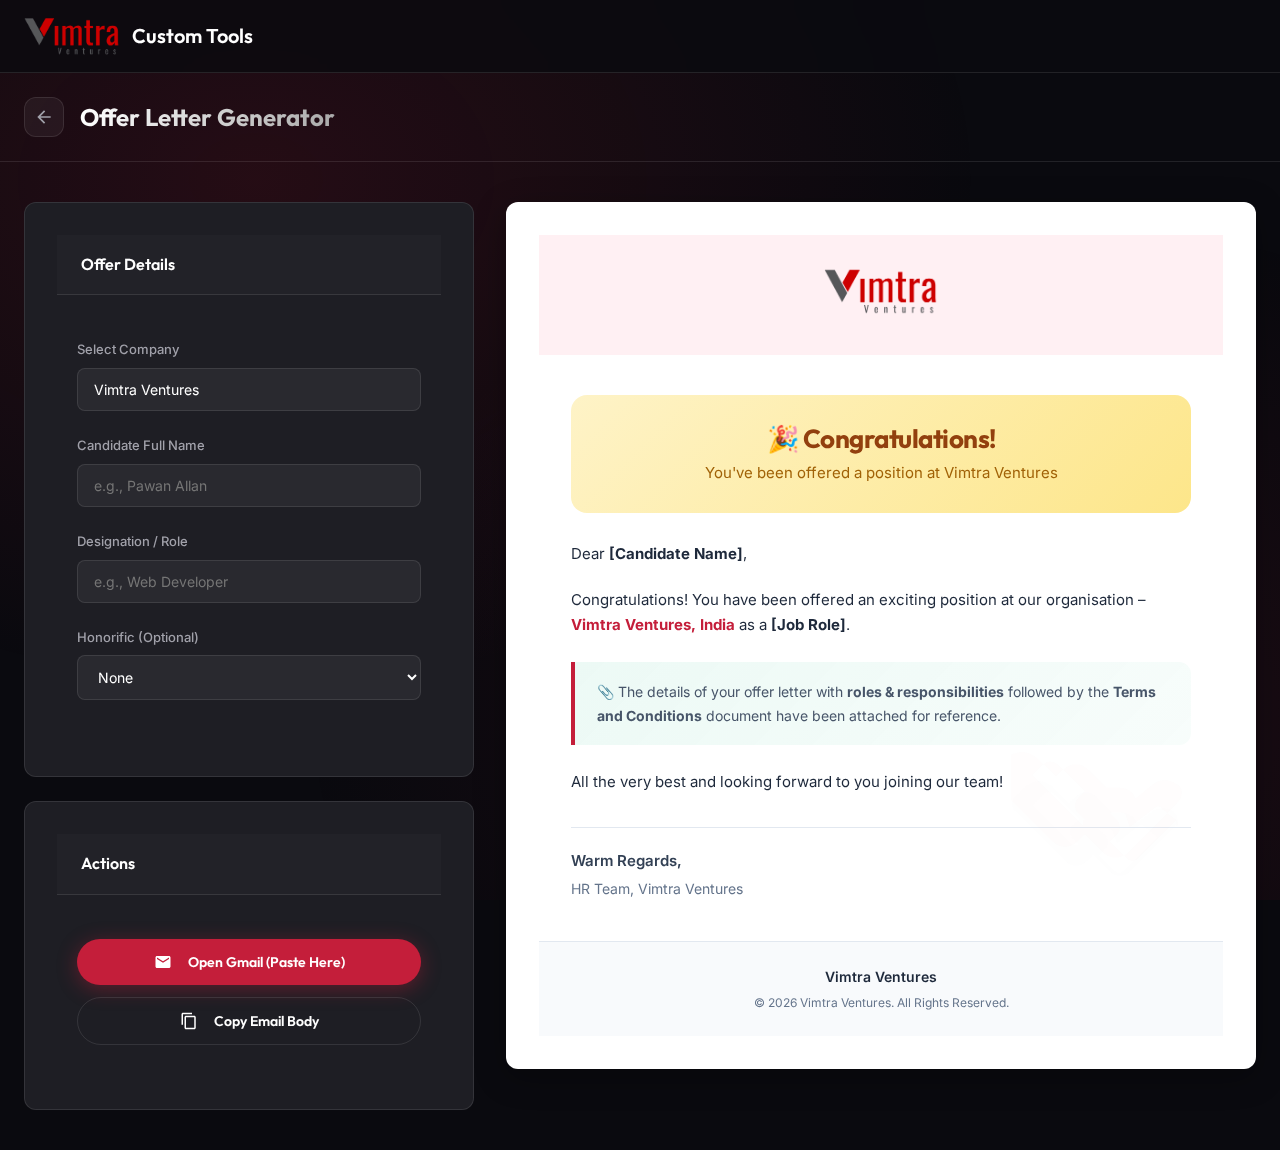
<file: tools/offer-letter.html>
<!DOCTYPE html>
<html lang="en">

<head>
    <meta charset="UTF-8">
    <meta name="viewport" content="width=device-width, initial-scale=1.0">
    <title>Offer Letter Generator | Custom Tools</title>
    <link rel="stylesheet" href="../css/styles.css">
    <style>
        .tool-container {
            max-width: 1400px;
            margin: 0 auto;
            padding: 40px 24px;
        }

        .input-section {
            padding: 20px;
        }

        .two-column {
            display: grid;
            grid-template-columns: 450px 1fr;
            gap: 32px;
            align-items: start;
        }

        @media (max-width: 1200px) {
            .two-column {
                grid-template-columns: 1fr;
            }
        }

        .card {
            background: #1e1e24;
            border: 1px solid var(--border-color);
            border-radius: 12px;
            overflow: hidden;
        }

        .card-header {
            padding: 20px 24px;
            border-bottom: 1px solid var(--border-color);
            background: rgba(255, 255, 255, 0.02);
        }

        .card-title {
            font-size: 16px;
            font-weight: 600;
            margin: 0;
            color: var(--text-primary);
        }

        .form-group {
            margin-bottom: 24px;
        }

        .form-label {
            display: block;
            margin-bottom: 8px;
            font-size: 13px;
            font-weight: 500;
            color: var(--text-secondary);
        }

        .form-input,
        .form-select {
            width: 100%;
            background: rgba(255, 255, 255, 0.05);
            border: 1px solid var(--border-color);
            border-radius: 8px;
            padding: 12px 16px;
            color: var(--text-primary);
            font-size: 14px;
            transition: all 0.2s;
        }

        .form-input:focus,
        .form-select:focus {
            outline: none;
            border-color: var(--primary);
            background: rgba(255, 255, 255, 0.08);
        }

        .email-preview-container {
            position: sticky;
            top: 20px;
        }

        .email-template {
            background: #ffffff;
            border-radius: 12px;
            overflow: hidden;
            box-shadow: 0 8px 32px rgba(0, 0, 0, 0.3);
        }

        .email-template-header {
            background: linear-gradient(135deg, var(--primary) 0%, var(--primary-dark) 100%);
            padding: 32px;
            text-align: center;
        }

        .email-template-header img {
            height: auto;
            max-height: 48px;
            max-width: 200px;
        }

        .email-template-body {
            padding: 40px 32px;
            color: #333333;
            font-family: 'Inter', Arial, sans-serif;
            line-height: 1.6;
            position: relative;
        }

        /* Handshake Background */
        .email-template-body::before {
            content: '';
            position: absolute;
            bottom: 20px;
            right: 20px;
            width: 200px;
            height: 200px;
            background-image: url('data:image/svg+xml,<svg xmlns="http://www.w3.org/2000/svg" viewBox="0 0 100 100" fill="%23e5e7eb" opacity="0.3"><path d="M85 45c-3-2-7-2-10 0l-8 6c-1-3-4-5-7-5h-5l-8-8c-3-3-8-3-11 0l-3 3-8-8c-4-4-10-4-14 0l-5 5c-2 2-2 5 0 7l25 25c3 3 8 3 11 0l3-3 8 8c3 3 8 3 11 0l21-21c3-3 3-7 0-9zM35 62L15 42l5-5c2-2 4-2 6 0l12 12-3 3c-2 2-2 5 0 7l3 3h-3zm40-2L60 75c-1 1-3 1-4 0l-8-8 3-3c2-2 2-5 0-7l-3-3h5c1 0 2 1 2 2l2 5 10-8c1-1 3-1 4 0l6 5-2 2z"/></svg>');
            background-repeat: no-repeat;
            background-size: contain;
            opacity: 0.15;
            pointer-events: none;
        }

        .btn {
            display: inline-flex;
            align-items: center;
            justify-content: center;
            padding: 14px 24px;
            border-radius: 50px;
            font-weight: 600;
            cursor: pointer;
            transition: all 0.2s;
            border: none;
            width: 100%;
            font-size: 14px;
            margin-bottom: 12px;
        }

        .btn-primary {
            background: var(--primary);
            color: white;
        }

        .btn-secondary {
            background: transparent;
            border: 1px solid var(--border-color);
            color: var(--text-primary);
        }

        .btn-secondary:hover {
            border-color: var(--primary);
            color: var(--primary);
        }

        .page-header {
            padding: 24px 0;
            border-bottom: 1px solid var(--border-color);
            margin-bottom: 0;
            background: var(--background);
        }

        .page-title {
            display: flex;
            align-items: center;
            gap: 16px;
        }

        .page-title h1 {
            font-size: 24px;
            font-weight: 700;
            margin: 0;
            background: linear-gradient(to right, #fff, #aaa);
            -webkit-background-clip: text;
            background-clip: text;
            -webkit-text-fill-color: transparent;
        }

        .back-btn {
            display: flex;
            align-items: center;
            justify-content: center;
            width: 40px;
            height: 40px;
            border-radius: 12px;
            background: rgba(255, 255, 255, 0.05);
            color: var(--text-secondary);
            transition: all 0.2s;
            border: 1px solid var(--border-color);
        }

        .back-btn:hover {
            background: var(--surface);
            color: var(--text-primary);
            border-color: var(--primary);
        }

        /* Offer Letter Specific Styles */
        .offer-highlight {
            background: linear-gradient(135deg, rgba(var(--primary-rgb), 0.1) 0%, rgba(var(--primary-rgb), 0.05) 100%);
            border-left: 4px solid var(--primary);
            padding: 20px 24px;
            border-radius: 0 12px 12px 0;
            margin: 24px 0;
        }

        .congrats-banner {
            text-align: center;
            padding: 30px 20px;
            background: linear-gradient(135deg, #fef3c7 0%, #fde68a 100%);
            border-radius: 16px;
            margin-bottom: 30px;
        }

        .congrats-banner h1 {
            font-size: 28px;
            font-weight: 700;
            color: #92400e;
            margin: 0 0 8px 0;
            letter-spacing: -0.5px;
        }

        .congrats-banner p {
            font-size: 16px;
            color: #a16207;
            margin: 0;
        }
    </style>
</head>

<body class="theme-vimtra">
    <!-- Navbar -->
    <header class="header">
        <div class="container">
            <div class="header-content">
                <div class="logo-container">
                    <img src="../logos/Vimtra Ventures.png" alt="Company Logo" class="logo-img" id="headerLogo">
                    <span class="app-title">Custom Tools</span>
                </div>
            </div>
        </div>
    </header>

    <!-- Page Header -->
    <div class="page-header">
        <div class="container">
            <div class="page-title">
                <a href="../index.html" class="back-btn" title="Back to Tools">
                    <svg viewBox="0 0 24 24" fill="currentColor" width="20" height="20">
                        <path d="M20 11H7.83l5.59-5.59L12 4l-8 8 8 8 1.41-1.41L7.83 13H20v-2z" />
                    </svg>
                </a>
                <h1>Offer Letter Generator</h1>
            </div>
        </div>
    </div>

    <main class="tool-container">
        <div class="two-column">
            <!-- Left Column: Inputs -->
            <div class="input-column">
                <div class="card">
                    <div class="card-header">
                        <h3 class="card-title">Offer Details</h3>
                    </div>
                    <div class="input-section">
                        <!-- Company Selector -->
                        <div class="form-group">
                            <label class="form-label">Select Company</label>
                            <select class="company-select form-select" id="companySelect">
                                <option value="vimtra">Vimtra Ventures</option>
                                <option value="urpan">Urpan Technologies</option>
                                <option value="tekcog">Tekcog</option>
                                <option value="insight">Insight Intelli</option>
                                <option value="techmynds">Tech Mynds</option>
                            </select>
                        </div>

                        <div class="form-group">
                            <label class="form-label">Candidate Full Name</label>
                            <input type="text" id="candidateName" class="form-input" value=""
                                placeholder="e.g., Pawan Allan">
                        </div>

                        <div class="form-group">
                            <label class="form-label">Designation / Role</label>
                            <input type="text" id="jobRole" class="form-input" value=""
                                placeholder="e.g., Web Developer">
                        </div>

                        <div class="form-group">
                            <label class="form-label">Honorific (Optional)</label>
                            <select class="form-select" id="honorific">
                                <option value="">None</option>
                                <option value="Mr.">Mr.</option>
                                <option value="Ms.">Ms.</option>
                                <option value="Mrs.">Mrs.</option>
                                <option value="Dr.">Dr.</option>
                            </select>
                        </div>
                    </div>
                </div>

                <div class="card" style="margin-top: 24px;">
                    <div class="card-header">
                        <h3 class="card-title">Actions</h3>
                    </div>
                    <div class="input-section">
                        <button class="btn btn-primary" onclick="openInGmail()">
                            <svg viewBox="0 0 24 24" fill="currentColor" width="20" height="20"
                                style="margin-right: 8px;">
                                <path
                                    d="M20 4H4c-1.1 0-1.99.9-1.99 2L2 18c0 1.1.9 2 2 2h16c1.1 0 2-.9 2-2V6c0-1.1-.9-2-2-2zm0 4l-8 5-8-5V6l8 5 8-5v2z" />
                            </svg>
                            Open Gmail (Paste Here)
                        </button>

                        <button class="btn btn-secondary" onclick="copyEmailContent()">
                            <svg viewBox="0 0 24 24" fill="currentColor" width="20" height="20"
                                style="margin-right: 8px;">
                                <path
                                    d="M16 1H4c-1.1 0-2 .9-2 2v14h2V3h12V1zm3 4H8c-1.1 0-2 .9-2 2v14c0 1.1.9 2 2 2h11c1.1 0 2-.9 2-2V7c0-1.1-.9-2-2-2zm0 16H8V7h11v14z" />
                            </svg>
                            Copy Email Body
                        </button>
                    </div>
                </div>
            </div>

            <!-- Right Column: Email Preview -->
            <div class="email-preview-container">
                <div class="card email-template" style="background: #fff;">
                    <!-- Email Header -->
                    <div class="email-template-header" id="emailHeaderBg">
                        <img src="../logos/Vimtra Ventures.png" alt="Company Logo" id="emailLogo">
                    </div>

                    <!-- Email Body -->
                    <div class="email-template-body" id="emailBody">
                        <!-- Content Generated by JS -->
                    </div>

                    <!-- Email Footer -->
                    <div
                        style="background: #f8fafc; padding: 24px 32px; border-top: 1px solid #e2e8f0; text-align: center;">
                        <div class="footer-company" id="footerCompany"
                            style="font-size: 14px; font-weight: 600; color: #1e293b; margin-bottom: 4px;">Vimtra
                            Ventures</div>
                        <div class="footer-tagline" style="font-size: 12px; color: #64748b;">
                            &copy; <span id="copyrightYear">2026</span> <span id="footerCopyrightCompany">Vimtra
                                Ventures</span>. All Rights Reserved.
                        </div>
                    </div>
                </div>
            </div>
        </div>
    </main>

    <script src="../js/company-data.js?v=2"></script>
    <script src="../js/app.js?v=2"></script>
    <script>
        function generateOfferLetterHtml() {
            const companyKey = document.getElementById('companySelect').value;
            const company = VimtraTools.COMPANIES[companyKey] || VimtraTools.COMPANIES['vimtra'];
            const theme = COMPANY_THEMES[companyKey] || COMPANY_THEMES['vimtra'];
            const candidateName = document.getElementById('candidateName').value || '[Candidate Name]';
            const role = document.getElementById('jobRole').value || '[Job Role]';
            const honorific = document.getElementById('honorific').value;

            const displayName = honorific ? `${honorific} ${candidateName}` : candidateName;
            const subjectName = honorific ? `${honorific} ${candidateName.split(' ')[0]}` : candidateName.split(' ')[0];

            // Handshake SVG as inline background (subtle watermark)
            const handshakeSvg = `<svg xmlns="http://www.w3.org/2000/svg" viewBox="0 0 100 80" fill="${theme.primary || '#10b981'}" opacity="0.08"><path d="M92 35c-4-3-9-3-13 0l-10 8c-1-4-5-6-9-6H53l-10-10c-4-4-10-4-14 0l-4 4-10-10c-5-5-13-5-18 0l-6 6c-2 2-2 6 0 8l32 32c4 4 10 4 14 0l4-4 10 10c4 4 10 4 14 0l27-27c4-4 4-9 0-11zM40 58L12 30l6-6c2-2 5-2 8 0l15 15-4 4c-2 2-2 6 0 8l4 4h-1zm52-3L70 77c-1 1-4 1-5 0l-10-10 4-4c2-2 2-6 0-8l-4-4h6c2 0 3 1 3 2l2 6 13-10c2-2 4-2 5 0l8 6c1 1 1 3 0 4z"/></svg>`;

            return `
            <div style="font-family: -apple-system, BlinkMacSystemFont, 'Segoe UI', Roboto, 'Inter', Arial, sans-serif; font-size: 15px; color: #1e293b; line-height: 1.7; position: relative;">
                
                <!-- Congratulations Banner -->
                <div style="text-align: center; padding: 28px 20px; background: linear-gradient(135deg, #fef3c7 0%, #fde68a 100%); border-radius: 16px; margin-bottom: 28px;">
                    <h1 style="font-size: 26px; font-weight: 700; color: #92400e; margin: 0 0 6px 0; letter-spacing: -0.5px;">🎉 Congratulations!</h1>
                    <p style="font-size: 15px; color: #a16207; margin: 0;">You've been offered a position at ${company.name}</p>
                </div>

                <!-- Greeting -->
                <p style="margin-bottom: 20px;">Dear <strong>${displayName}</strong>,</p>

                <!-- Main Message -->
                <p style="margin-bottom: 20px;">
                    Congratulations! You have been offered an exciting position at our organisation – <strong style="color: ${theme.primary || '#0d9488'};">${company.name}, India</strong> as a <strong>${role}</strong>.
                </p>

                <!-- Offer Details Box -->
                <div style="background: linear-gradient(135deg, rgba(16, 185, 129, 0.08) 0%, rgba(16, 185, 129, 0.03) 100%); border-left: 4px solid ${theme.primary || '#10b981'}; padding: 18px 22px; border-radius: 0 12px 12px 0; margin: 24px 0;">
                    <p style="margin: 0; font-size: 14px; color: #475569;">
                        📎 The details of your offer letter with <strong>roles & responsibilities</strong> followed by the <strong>Terms and Conditions</strong> document have been attached for reference.
                    </p>
                </div>

                <!-- Closing -->
                <p style="margin-bottom: 20px;">
                    All the very best and looking forward to you joining our team!
                </p>

                <!-- Signature -->
                <div style="margin-top: 32px; padding-top: 20px; border-top: 1px solid #e2e8f0;">
                    <p style="margin: 0 0 4px 0; font-weight: 600; color: #334155;">Warm Regards,</p>
                    <p style="margin: 0; color: #64748b; font-size: 14px;">HR Team, ${company.name}</p>
                </div>

                <!-- Handshake Watermark (Positioned) -->
                <div style="position: absolute; bottom: 0; right: 0; width: 180px; height: 180px; opacity: 0.12; pointer-events: none;">
                    ${handshakeSvg}
                </div>
            </div>`;
        }

        function updatePreview() {
            const companyKey = document.getElementById('companySelect').value;
            const theme = COMPANY_THEMES[companyKey] || COMPANY_THEMES['vimtra'];
            const companyData = VimtraTools.COMPANIES[companyKey] || VimtraTools.COMPANIES['vimtra'];

            // Update Layout Colors
            if (theme) {
                document.getElementById('emailHeaderBg').style.background = theme.light;
            }

            // Update Email Logo
            const emailLogo = document.getElementById('emailLogo');
            if (emailLogo && theme.logoData) {
                emailLogo.src = theme.logoData;
                emailLogo.alt = companyData.name;
            }

            // Update Footer Text
            document.getElementById('footerCompany').textContent = companyData.name;
            document.getElementById('footerCopyrightCompany').textContent = companyData.name;

            // Update Body HTML
            document.getElementById('emailBody').innerHTML = generateOfferLetterHtml();
        }

        function openInGmail() {
            const candidateName = document.getElementById('candidateName').value || 'Candidate';
            const role = document.getElementById('jobRole').value || 'Position';
            const honorific = document.getElementById('honorific').value;
            const displayName = honorific ? `${honorific} ${candidateName}` : candidateName;

            const subject = `Congratulations on your Job Offer as ${role} - ${displayName}`;
            const gmailUrl = `https://mail.google.com/mail/?view=cm&fs=1&su=${encodeURIComponent(subject)}`;
            window.open(gmailUrl, '_blank');
            VimtraTools.showToast('Gmail opened! Paste content (Ctrl+V).', 'success');
        }

        async function copyEmailContent() {
            try {
                const htmlContent = `
                    <div style="max-width: 600px; margin: 0 auto; background: #ffffff; border-radius: 12px; overflow: hidden; box-shadow: 0 4px 6px rgba(0,0,0,0.1); font-family: 'Inter', Arial, sans-serif;">
                        ${document.getElementById('emailHeaderBg').outerHTML}
                        ${generateOfferLetterHtml()}
                        <div style="background: #f8fafc; padding: 24px 32px; border-top: 1px solid #e2e8f0; text-align: center;">
                            <div style="font-size: 14px; font-weight: 600; color: #1e293b; margin-bottom: 4px;">${document.getElementById('footerCompany').textContent}</div>
                            <div style="font-size: 12px; color: #64748b;">© 2026 ${document.getElementById('footerCompany').textContent}. All Rights Reserved.</div>
                        </div>
                    </div>`;

                const textContent = "Please enable HTML email to view this content.";

                const blobHtml = new Blob([htmlContent], { type: 'text/html' });
                const blobText = new Blob([textContent], { type: 'text/plain' });
                const data = [new ClipboardItem({
                    'text/html': blobHtml,
                    'text/plain': blobText
                })];

                await navigator.clipboard.write(data);
                VimtraTools.showToast('Copied! Paste in Gmail.', 'success');
            } catch (err) {
                console.error('Clipboard error:', err);
                VimtraTools.showToast('Clipboard error. Check console.', 'error');
            }
        }

        // Event Listeners
        document.addEventListener('DOMContentLoaded', () => {
            const companySelect = document.getElementById('companySelect');
            const honorificSelect = document.getElementById('honorific');

            if (companySelect) {
                companySelect.addEventListener('change', updatePreview);
            }
            if (honorificSelect) {
                honorificSelect.addEventListener('change', updatePreview);
            }

            document.querySelectorAll('input').forEach(input => {
                input.addEventListener('input', updatePreview);
            });

            // Initial render
            try {
                updatePreview();
            } catch (e) {
                console.error("Error updating preview:", e);
            }
        });
    </script>
</body>

</html>
</file>
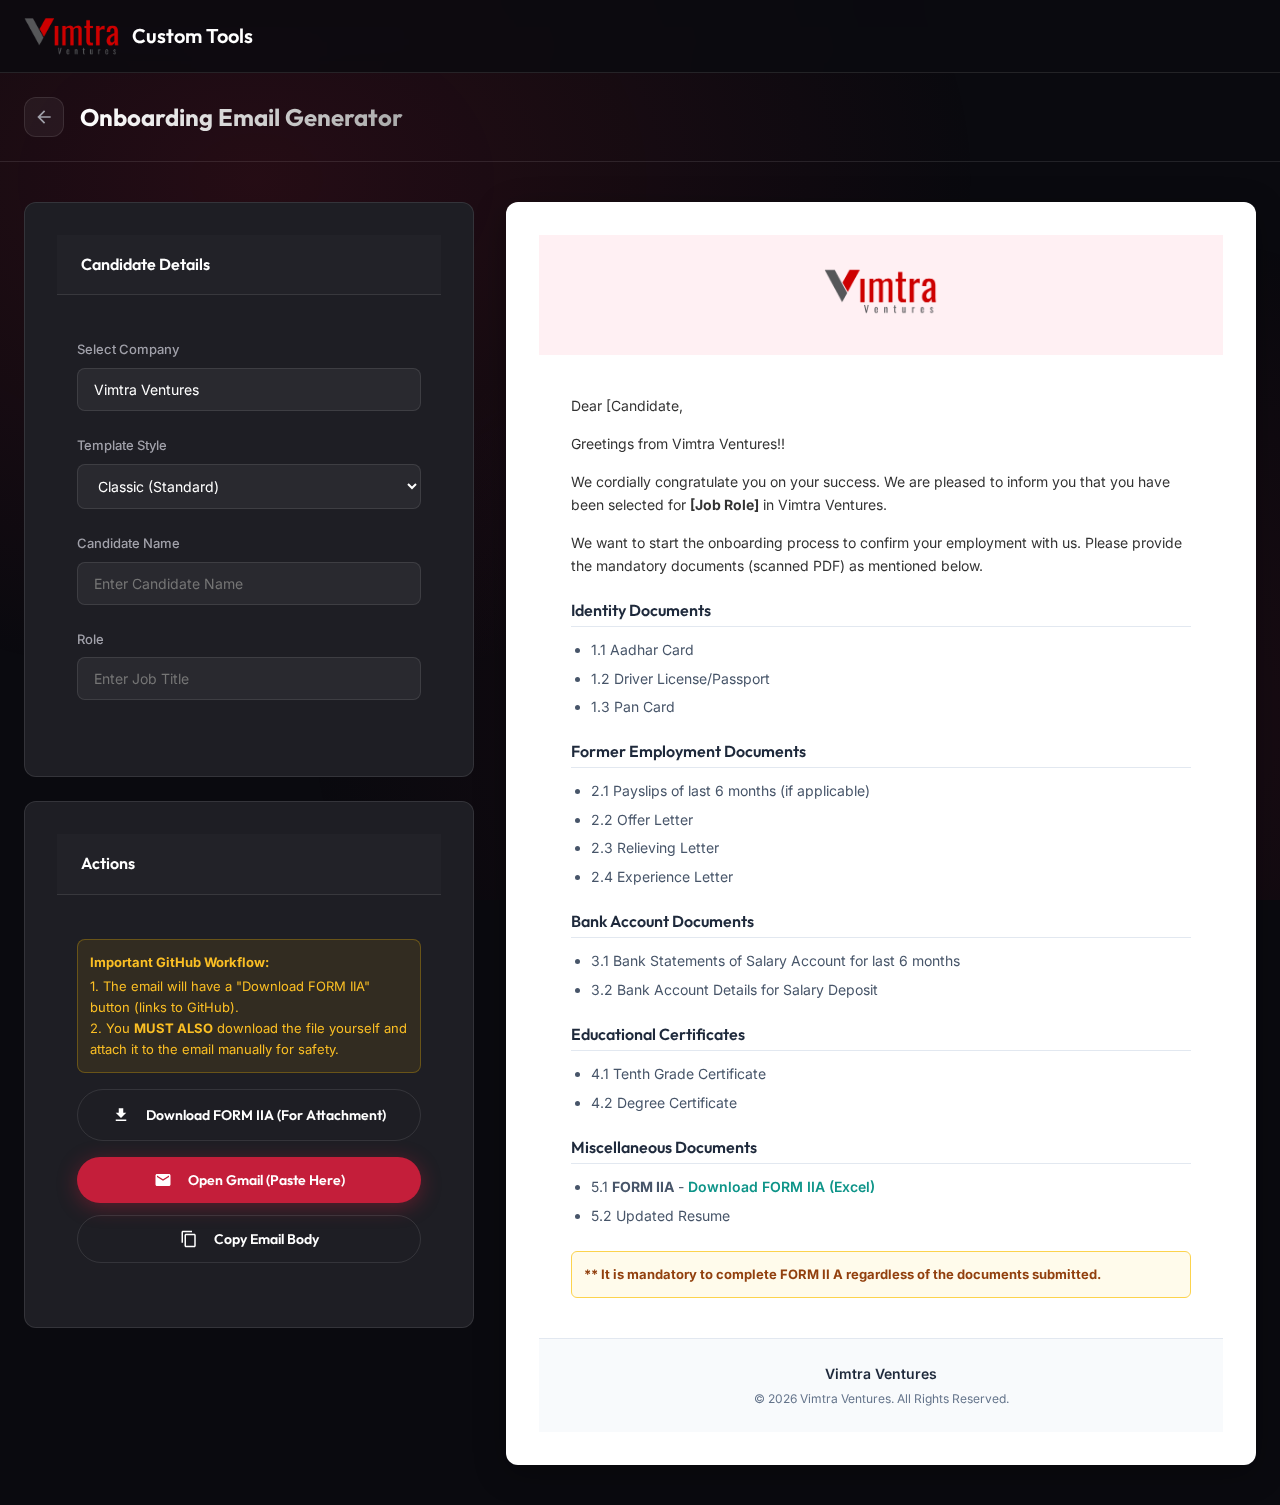
<file: tools/onboarding-email.html>
<!DOCTYPE html>
<html lang="en">

<head>
    <meta charset="UTF-8">
    <meta name="viewport" content="width=device-width, initial-scale=1.0">
    <title>Onboarding Email Generator | Custom Tools</title>
    <link rel="stylesheet" href="../css/styles.css">
    <style>
        /* Specific Styles imported from Zoom Tool for Consistency */
        .tool-container {
            max-width: 1400px;
            margin: 0 auto;
            padding: 40px 24px;
        }

        .input-section {
            padding: 20px;
        }

        .two-column {
            display: grid;
            grid-template-columns: 450px 1fr;
            gap: 32px;
            align-items: start;
        }

        @media (max-width: 1200px) {
            .two-column {
                grid-template-columns: 1fr;
            }
        }

        /* Card Styles */
        .card {
            background: #1e1e24;
            /* Dark card background to match Zoom tool */
            border: 1px solid var(--border-color);
            border-radius: 12px;
            overflow: hidden;
        }

        .card-header {
            padding: 20px 24px;
            border-bottom: 1px solid var(--border-color);
            background: rgba(255, 255, 255, 0.02);
        }

        .card-title {
            font-size: 16px;
            font-weight: 600;
            margin: 0;
            color: var(--text-primary);
        }

        .form-group {
            margin-bottom: 24px;
        }

        .form-label {
            display: block;
            margin-bottom: 8px;
            font-size: 13px;
            font-weight: 500;
            color: var(--text-secondary);
        }

        .form-input,
        .form-select {
            width: 100%;
            background: rgba(255, 255, 255, 0.05);
            border: 1px solid var(--border-color);
            border-radius: 8px;
            padding: 12px 16px;
            color: var(--text-primary);
            font-size: 14px;
            transition: all 0.2s;
        }

        .form-input:focus,
        .form-select:focus {
            outline: none;
            border-color: var(--primary);
            background: rgba(255, 255, 255, 0.08);
        }

        /* Email Preview Styles */
        .email-preview-container {
            position: sticky;
            top: 20px;
        }

        /* The white card inside the preview container */
        .email-template {
            background: #ffffff;
            border-radius: 12px;
            overflow: hidden;
            box-shadow: 0 8px 32px rgba(0, 0, 0, 0.3);
        }

        .email-template-header {
            background: linear-gradient(135deg, var(--primary) 0%, var(--primary-dark) 100%);
            padding: 32px;
            text-align: center;
        }

        .email-template-header img {
            height: auto;
            max-height: 48px;
            max-width: 200px;
        }

        .email-template-body {
            padding: 40px 32px;
            color: #333333;
            font-family: 'Inter', Arial, sans-serif;
            /* Professional Font */
            line-height: 1.6;
        }

        .email-template-body p {
            margin-bottom: 16px;
        }

        .email-template-body h3 {
            color: #1e293b;
            font-size: 16px;
            margin-top: 24px;
            margin-bottom: 12px;
            border-bottom: 1px solid #e2e8f0;
            padding-bottom: 8px;
        }

        .email-template-body ul {
            margin-top: 0;
            padding-left: 20px;
            margin-bottom: 24px;
        }

        .email-template-body li {
            margin-bottom: 6px;
            color: #475569;
        }

        /* Buttons */
        .btn {
            display: inline-flex;
            align-items: center;
            justify-content: center;
            padding: 14px 24px;
            border-radius: 50px;
            font-weight: 600;
            cursor: pointer;
            transition: all 0.2s;
            border: none;
            width: 100%;
            font-size: 14px;
            margin-bottom: 12px;
        }

        .btn-primary {
            background: var(--primary);
            color: white;
        }

        .btn-secondary {
            background: transparent;
            border: 1px solid var(--border-color);
            color: var(--text-primary);
        }

        .btn-secondary:hover {
            border-color: var(--primary);
            color: var(--primary);
        }

        .page-header {
            padding: 24px 0;
            border-bottom: 1px solid var(--border-color);
            margin-bottom: 0;
            /* Align with main content */
            background: var(--background);
        }

        .page-title {
            display: flex;
            align-items: center;
            gap: 16px;
        }

        .page-title h1 {
            font-size: 24px;
            font-weight: 700;
            margin: 0;
            background: linear-gradient(to right, #fff, #aaa);
            -webkit-background-clip: text;
            -webkit-text-fill-color: transparent;
        }

        .back-btn {
            display: flex;
            align-items: center;
            justify-content: center;
            width: 40px;
            height: 40px;
            border-radius: 12px;
            background: rgba(255, 255, 255, 0.05);
            color: var(--text-secondary);
            transition: all 0.2s;
            border: 1px solid var(--border-color);
        }

        .back-btn:hover {
            background: var(--surface);
            color: var(--text-primary);
            border-color: var(--primary);
        }

        /* Attachment Box Style in Email */
        .email-attachment-box {
            background: #f0f9ff;
            border: 1px solid #bae6fd;
            border-radius: 8px;
            padding: 16px;
            margin: 20px 0;
            display: flex;
            align-items: center;
            gap: 12px;
        }
    </style>
</head>

<body class="theme-vimtra">
    <!-- Navbar -->
    <header class="header">
        <div class="container">
            <div class="header-content">
                <div class="logo-container">
                    <img src="../logos/Vimtra Ventures.png" alt="Company Logo" class="logo-img" id="headerLogo">
                    <span class="app-title">Custom Tools</span>
                </div>
            </div>
        </div>
    </header>

    <!-- Page Header -->
    <div class="page-header">
        <div class="container">
            <div class="page-title">
                <a href="../index.html" class="back-btn" title="Back to Tools">
                    <svg viewBox="0 0 24 24" fill="currentColor" width="20" height="20">
                        <path d="M20 11H7.83l5.59-5.59L12 4l-8 8 8 8 1.41-1.41L7.83 13H20v-2z" />
                    </svg>
                </a>
                <h1>Onboarding Email Generator</h1>
            </div>
        </div>
    </div>

    <main class="tool-container">
        <div class="two-column">
            <!-- Left Column: Inputs -->
            <div class="input-column">
                <div class="card">
                    <div class="card-header">
                        <h3 class="card-title">Candidate Details</h3>
                    </div>
                    <div class="input-section">
                        <!-- Company Selector -->
                        <div class="form-group">
                            <label class="form-label">Select Company</label>
                            <select class="company-select form-select" id="companySelect">
                                <option value="vimtra">Vimtra Ventures</option>
                                <option value="urpan">Urpan Technologies</option>
                                <option value="tekcog">Tekcog</option>
                                <option value="insight">Insight Intelli</option>
                                <option value="techmynds">Tech Mynds</option>
                            </select>
                        </div>

                        <div class="form-group">
                            <label class="form-label">Template Style</label>
                            <select class="form-select" id="templateSelect">
                                <option value="classic">Classic (Standard)</option>
                                <option value="premium">Premium (Modern/Minimalist)</option>
                            </select>
                        </div>

                        <div class="form-group">
                            <label class="form-label">Candidate Name</label>
                            <input type="text" id="candidateName" class="form-input" value=""
                                placeholder="Enter Candidate Name">
                        </div>

                        <div class="form-group">
                            <label class="form-label">Role</label>
                            <input type="text" id="jobRole" class="form-input" value="" placeholder="Enter Job Title">
                        </div>
                    </div>
                </div>

                <div class="card" style="margin-top: 24px;">
                    <div class="card-header">
                        <h3 class="card-title">Actions</h3>
                    </div>
                    <div class="input-section">
                        <div
                            style="background: rgba(234, 179, 8, 0.1); border: 1px solid rgba(234, 179, 8, 0.3); border-radius: 8px; padding: 12px; margin-bottom: 16px; font-size: 13px; color: #fbbf24;">
                            <strong style="display: block; margin-bottom: 4px;">Important GitHub Workflow:</strong>
                            1. The email will have a "Download FORM IIA" button (links to GitHub).<br>
                            2. You <strong>MUST ALSO</strong> download the file yourself and attach it to the email
                            manually for safety.
                        </div>

                        <a href="../assets/attachments/FORM IIA.xlsx" download class="btn btn-secondary"
                            style="margin-bottom: 16px;">
                            <svg viewBox="0 0 24 24" width="18" height="18" fill="currentColor"
                                style="margin-right: 8px;">
                                <path d="M19 9h-4V3H9v6H5l7 7 7-7zM5 18v2h14v-2H5z" />
                            </svg>
                            Download FORM IIA (For Attachment)
                        </a>

                        <button class="btn btn-primary" onclick="openInGmail()">
                            <svg viewBox="0 0 24 24" fill="currentColor" width="20" height="20"
                                style="margin-right: 8px;">
                                <path
                                    d="M20 4H4c-1.1 0-1.99.9-1.99 2L2 18c0 1.1.9 2 2 2h16c1.1 0 2-.9 2-2V6c0-1.1-.9-2-2-2zm0 4l-8 5-8-5V6l8 5 8-5v2z" />
                            </svg>
                            Open Gmail (Paste Here)
                        </button>

                        <button class="btn btn-secondary" onclick="copyEmailContent()">
                            <svg viewBox="0 0 24 24" fill="currentColor" width="20" height="20"
                                style="margin-right: 8px;">
                                <path
                                    d="M16 1H4c-1.1 0-2 .9-2 2v14h2V3h12V1zm3 4H8c-1.1 0-2 .9-2 2v14c0 1.1.9 2 2 2h11c1.1 0 2-.9 2-2V7c0-1.1-.9-2-2-2zm0 16H8V7h11v14z" />
                            </svg>
                            Copy Email Body
                        </button>
                    </div>
                </div>
            </div>

            <!-- Right Column: Email Preview -->
            <div class="email-preview-container">
                <div class="card email-template" style="background: #fff;">
                    <!-- Email Header -->
                    <div class="email-template-header" id="emailHeaderBg">
                        <img src="../logos/Vimtra Ventures.png" alt="Company Logo" id="emailLogo">
                    </div>

                    <!-- Email Body -->
                    <div class="email-template-body" id="emailBody">
                        <!-- Content Generated by JS -->
                    </div>

                    <!-- Email Footer -->
                    <div
                        style="background: #f8fafc; padding: 24px 32px; border-top: 1px solid #e2e8f0; text-align: center;">
                        <div class="footer-company" id="footerCompany"
                            style="font-size: 14px; font-weight: 600; color: #1e293b; margin-bottom: 4px;">Vimtra
                            Ventures</div>
                        <div class="footer-tagline" style="font-size: 12px; color: #64748b;">
                            &copy; <span id="copyrightYear">2026</span> <span id="footerCopyrightCompany">Vimtra
                                Ventures</span>. All Rights Reserved.
                        </div>
                    </div>
                </div>
            </div>
        </div>
    </main>

    <script src="../js/company-data.js?v=2"></script>
    <script src="../js/app.js?v=2"></script>
    <script>
        // GITHUB PAGES URL BASE - CHANGE THIS TO REPO URL
        const GITHUB_BASE_URL = "https://vimtra.github.io/Custom-tools";

        function getFirstName(fullName) {
            if (!fullName) return '';
            const parts = fullName.trim().split(' ');
            let first = parts[0];
            if (first === first.toUpperCase()) {
                first = first.charAt(0).toUpperCase() + first.slice(1).toLowerCase();
            }
            return first;
        }


        function generateClassicTemplate() {
            const companyKey = document.getElementById('companySelect').value;
            const company = VimtraTools.COMPANIES[companyKey] || VimtraTools.COMPANIES['vimtra'];
            const candidateName = document.getElementById('candidateName').value || '[Candidate Name]';
            const role = document.getElementById('jobRole').value || '[Job Role]';
            const firstName = getFirstName(candidateName) || '[First Name]';

            // Link to the hosted file on GitHub pages
            const attachmentUrl = `${GITHUB_BASE_URL}/assets/attachments/FORM%20IIA.xlsx`;

            return `
            <div style="font-family: 'Inter', Arial, sans-serif; font-size: 14px; color: #333; line-height: 1.6;">
                <p>Dear ${firstName},</p>
                
                <p>Greetings from ${company.name}!!</p>
                
                <p>We cordially congratulate you on your success. We are pleased to inform you that you have been selected for <strong>${role}</strong> in ${company.name}.</p>
                
                <p>We want to start the onboarding process to confirm your employment with us. Please provide the mandatory documents (scanned PDF) as mentioned below.</p>
                
                <h3 style="color: #1e293b; font-size: 16px; margin: 24px 0 12px; border-bottom: 1px solid #e2e8f0; padding-bottom: 6px;">Identity Documents</h3>
                <ul style="margin: 0; padding-left: 20px; color: #475569;">
                    <li style="margin-bottom: 6px;">1.1 Aadhar Card</li>
                    <li style="margin-bottom: 6px;">1.2 Driver License/Passport</li>
                    <li style="margin-bottom: 6px;">1.3 Pan Card</li>
                </ul>

                <h3 style="color: #1e293b; font-size: 16px; margin: 24px 0 12px; border-bottom: 1px solid #e2e8f0; padding-bottom: 6px;">Former Employment Documents</h3>
                <ul style="margin: 0; padding-left: 20px; color: #475569;">
                    <li style="margin-bottom: 6px;">2.1 Payslips of last 6 months (if applicable)</li>
                    <li style="margin-bottom: 6px;">2.2 Offer Letter</li>
                    <li style="margin-bottom: 6px;">2.3 Relieving Letter</li>
                    <li style="margin-bottom: 6px;">2.4 Experience Letter</li>
                </ul>

                <h3 style="color: #1e293b; font-size: 16px; margin: 24px 0 12px; border-bottom: 1px solid #e2e8f0; padding-bottom: 6px;">Bank Account Documents</h3>
                <ul style="margin: 0; padding-left: 20px; color: #475569;">
                    <li style="margin-bottom: 6px;">3.1 Bank Statements of Salary Account for last 6 months</li>
                    <li style="margin-bottom: 6px;">3.2 Bank Account Details for Salary Deposit</li>
                </ul>

                <h3 style="color: #1e293b; font-size: 16px; margin: 24px 0 12px; border-bottom: 1px solid #e2e8f0; padding-bottom: 6px;">Educational Certificates</h3>
                <ul style="margin: 0; padding-left: 20px; color: #475569;">
                    <li style="margin-bottom: 6px;">4.1 Tenth Grade Certificate</li>
                    <li style="margin-bottom: 6px;">4.2 Degree Certificate</li>
                </ul>

                <h3 style="color: #1e293b; font-size: 16px; margin: 24px 0 12px; border-bottom: 1px solid #e2e8f0; padding-bottom: 6px;">Miscellaneous Documents</h3>
                <ul style="margin: 0; padding-left: 20px; color: #475569;">
                    <li style="margin-bottom: 6px;">5.1 <strong>FORM IIA</strong> - <a href="${attachmentUrl}" style="color: ${company.primary || '#0d9488'}; text-decoration: none; font-weight: 600;">Download FORM IIA (Excel)</a></li>
                    <li style="margin-bottom: 6px;">5.2 Updated Resume</li>
                </ul>

                <div style="margin-top: 24px; padding: 12px; background: #fffbeb; border: 1px solid #fcd34d; border-radius: 6px; color: #92400e; font-size: 13px;">
                    <strong>** It is mandatory to complete FORM II A regardless of the documents submitted.</strong>
                </div>
            </div>`;
        }

        function generatePremiumTemplate() {
            const companyKey = document.getElementById('companySelect').value;
            const company = VimtraTools.COMPANIES[companyKey] || VimtraTools.COMPANIES['vimtra'];
            const candidateName = document.getElementById('candidateName').value || '[Candidate Name]';
            const role = document.getElementById('jobRole').value || '[Job Role]';
            const firstName = getFirstName(candidateName) || '[First Name]';
            const attachmentUrl = `${GITHUB_BASE_URL}/assets/attachments/FORM%20IIA.xlsx`;

            // Premium/Minimalist Design - Apple/Google Style
            // Features: Centered card, lots of whitespace, subtle shadows, system fonts

            return `
            <div style="font-family: -apple-system, BlinkMacSystemFont, 'Segoe UI', Roboto, Helvetica, Arial, sans-serif; max-width: 600px; margin: 0 auto; color: #1d1d1f;">
                
                <!-- Welcome Section -->
                <div style="text-align: center; margin-bottom: 40px;">
                    <h1 style="font-size: 32px; font-weight: 600; letter-spacing: -0.5px; margin: 0 0 10px 0; color: #1d1d1f;">Welcome to the team, ${firstName}.</h1>
                    <p style="font-size: 19px; line-height: 1.4; color: #86868b; margin: 0;">We’re thrilled to have you join as our new <strong style="color: #1d1d1f;">${role}</strong>.</p>
                </div>

                <!-- Main Content Card -->
                <div style="background: #ffffff; padding: 0 10px; margin-bottom: 40px;">
                    <p style="font-size: 16px; line-height: 1.6; margin-bottom: 24px;">
                        To get you settled in quickly and confirm your employment, we need to collect a few documents from you. Please scan and send the following as PDF files.
                    </p>

                    <!-- Document Checklist -->
                    <div style="background: #fbfbfd; border-radius: 18px; padding: 30px; margin-bottom: 30px; border: 1px solid rgba(0,0,0,0.04);">
                        
                        <div style="margin-bottom: 24px;">
                            <h3 style="font-size: 14px; text-transform: uppercase; letter-spacing: 1px; color: #86868b; margin: 0 0 12px 0;">01. Identity & Employment</h3>
                            <ul style="list-style: none; padding: 0; margin: 0; font-size: 15px;">
                                <li style="padding: 8px 0; border-bottom: 1px solid #e5e5e5; display: flex; align-items: start;">
                                    <span style="color: ${company.primary || '#0066CC'}; margin-right: 12px;">•</span> Aadhar Card & Pan Card
                                </li>
                                <li style="padding: 8px 0; border-bottom: 1px solid #e5e5e5; display: flex; align-items: start;">
                                    <span style="color: ${company.primary || '#0066CC'}; margin-right: 12px;">•</span> Driver License or Passport
                                </li>
                                <li style="padding: 8px 0; border-bottom: 1px solid #e5e5e5; display: flex; align-items: start;">
                                    <span style="color: ${company.primary || '#0066CC'}; margin-right: 12px;">•</span> Offer, Relieving & Experience Letters
                                </li>
                                <li style="padding: 8px 0; display: flex; align-items: start;">
                                    <span style="color: ${company.primary || '#0066CC'}; margin-right: 12px;">•</span> Last 6 Months Payslips (if applicable)
                                </li>
                            </ul>
                        </div>

                        <div style="margin-bottom: 24px;">
                            <h3 style="font-size: 14px; text-transform: uppercase; letter-spacing: 1px; color: #86868b; margin: 0 0 12px 0;">02. Education & Bank</h3>
                            <ul style="list-style: none; padding: 0; margin: 0; font-size: 15px;">
                                <li style="padding: 8px 0; border-bottom: 1px solid #e5e5e5; display: flex; align-items: start;">
                                    <span style="color: ${company.primary || '#0066CC'}; margin-right: 12px;">•</span> 10th Grade & Degree Certificates
                                </li>
                                <li style="padding: 8px 0; display: flex; align-items: start;">
                                    <span style="color: ${company.primary || '#0066CC'}; margin-right: 12px;">•</span> Salary Account Bank Statements (6 Months)
                                </li>
                            </ul>
                        </div>

                        <div>
                            <h3 style="font-size: 14px; text-transform: uppercase; letter-spacing: 1px; color: #86868b; margin: 0 0 12px 0;">03. Required Action</h3>
                            <div style="display: flex; align-items: center; justify-content: space-between; flex-wrap: wrap; gap: 15px;">
                                <span style="font-size: 15px; font-weight: 500;">Fill out FORM IIA</span>
                                <a href="${attachmentUrl}" style="background: ${company.primary || '#000'}; color: #fff; text-decoration: none; padding: 8px 16px; border-radius: 99px; font-size: 13px; font-weight: 500; transition: opacity 0.2s;">Download Excel ↓</a>
                            </div>
                            <p style="font-size: 13px; color: #86868b; margin: 10px 0 0 0;">Updated Resume is also required.</p>
                        </div>
                    </div>

                    <!-- Mandatory Notice -->
                    <p style="font-size: 14px; color: #86868b; text-align: center; margin-top: 30px;">
                        Note: Completion of FORM IIA is mandatory for all new hires.
                    </p>
                </div>
            </div>`;
        }

        function updatePreview() {
            const companyKey = document.getElementById('companySelect').value;
            const theme = COMPANY_THEMES[companyKey] || COMPANY_THEMES['vimtra'];
            const companyData = VimtraTools.COMPANIES[companyKey] || VimtraTools.COMPANIES['vimtra'];

            // 1. Update Layout Colors
            if (theme) {
                document.getElementById('emailHeaderBg').style.background = theme.light;
            }
            if (document.getElementById('headerLogo')) {
                // Header logo logic
            }

            // 2. Update Email Logo
            const emailLogo = document.getElementById('emailLogo');
            if (emailLogo && theme.logoData) {
                emailLogo.src = theme.logoData;
                emailLogo.alt = companyData.name;
            }

            // 3. Update Footer Text
            document.getElementById('footerCompany').textContent = companyData.name;
            document.getElementById('footerCopyrightCompany').textContent = companyData.name;

            // 4. Update Body HTML
            const templateStyle = document.getElementById('templateSelect').value;
            let emailContent = '';

            if (templateStyle === 'premium') {
                emailContent = generatePremiumTemplate();
                // Update header background for premium look if needed, or keep standard
                // Premium template might not need the top banner if it has its own header structure
                // But for consistency we might keep the logo header.
                // Let's hide the standard header for premium as it has its own centered title style?
                // Actually, let's keep it consistent context but maybe cleaner. 
                // For now, we inject the content.
            } else {
                emailContent = generateClassicTemplate();
            }

            document.getElementById('emailBody').innerHTML = emailContent;
        }

        function openInGmail() {
            const candidateName = document.getElementById('candidateName').value;
            const subject = `Congratulations!!! - Onboarding Documents - ${candidateName}`;

            // Gmail compose URL with Subject only
            const gmailUrl = `https://mail.google.com/mail/?view=cm&fs=1&su=${encodeURIComponent(subject)}`;
            window.open(gmailUrl, '_blank');
            VimtraTools.showToast('Gmail opened! Paste content (Ctrl+V). Form IIA Download link is inside.', 'success');
        }

        async function copyEmailContent() {
            try {
                // Return full HTML string (DIV ONLY, NO HTML/BODY TAGS) - Wrapped for clipboard
                // We need to construct the full table wrapper similar to zoom tool for consistency if wanted, 
                // but simpler DIV wrapper is fine for this text email.
                const templateStyle = document.getElementById('templateSelect').value;
                let bodyContent = '';
                if (templateStyle === 'premium') {
                    bodyContent = generatePremiumTemplate();
                } else {
                    bodyContent = generateClassicTemplate();
                }

                const htmlContent = `
                    <div style="max-width: 600px; margin: 0 auto; background: #ffffff; border-radius: 12px; overflow: hidden; box-shadow: 0 4px 6px rgba(0,0,0,0.1); font-family: 'Inter', Arial, sans-serif;">
                        ${document.getElementById('emailHeaderBg').outerHTML}
                        ${bodyContent}
                        <div style="background: #f8fafc; padding: 24px 32px; border-top: 1px solid #e2e8f0; text-align: center;">
                            <div style="font-size: 14px; font-weight: 600; color: #1e293b; margin-bottom: 4px;">${document.getElementById('footerCompany').textContent}</div>
                            <div style="font-size: 12px; color: #64748b;">© 2026 ${document.getElementById('footerCompany').textContent}. All Rights Reserved.</div>
                        </div>
                    </div>`;

                const textContent = "Please enable HTML email to view this content.";

                const blobHtml = new Blob([htmlContent], { type: 'text/html' });
                const blobText = new Blob([textContent], { type: 'text/plain' });
                const data = [new ClipboardItem({
                    'text/html': blobHtml,
                    'text/plain': blobText
                })];

                await navigator.clipboard.write(data);
                VimtraTools.showToast('Copied! Paste in Gmail.', 'success');
            } catch (err) {
                console.error('Clipboard error:', err);
                VimtraTools.showToast('Clipboard error. Check console.', 'error');
            }
        }

        // Event Listeners
        document.addEventListener('DOMContentLoaded', () => {
            // Bind listeners first
            const companySelect = document.getElementById('companySelect');
            const templateSelect = document.getElementById('templateSelect');

            if (companySelect) {
                companySelect.addEventListener('change', updatePreview);
            }
            if (templateSelect) {
                templateSelect.addEventListener('change', updatePreview);
            }

            document.querySelectorAll('input').forEach(input => {
                input.addEventListener('input', updatePreview);
            });

            // Initial render
            try {
                updatePreview();
            } catch (e) {
                console.error("Error updating preview:", e);
            }
        });
    </script>
</body>

</html>
</file>
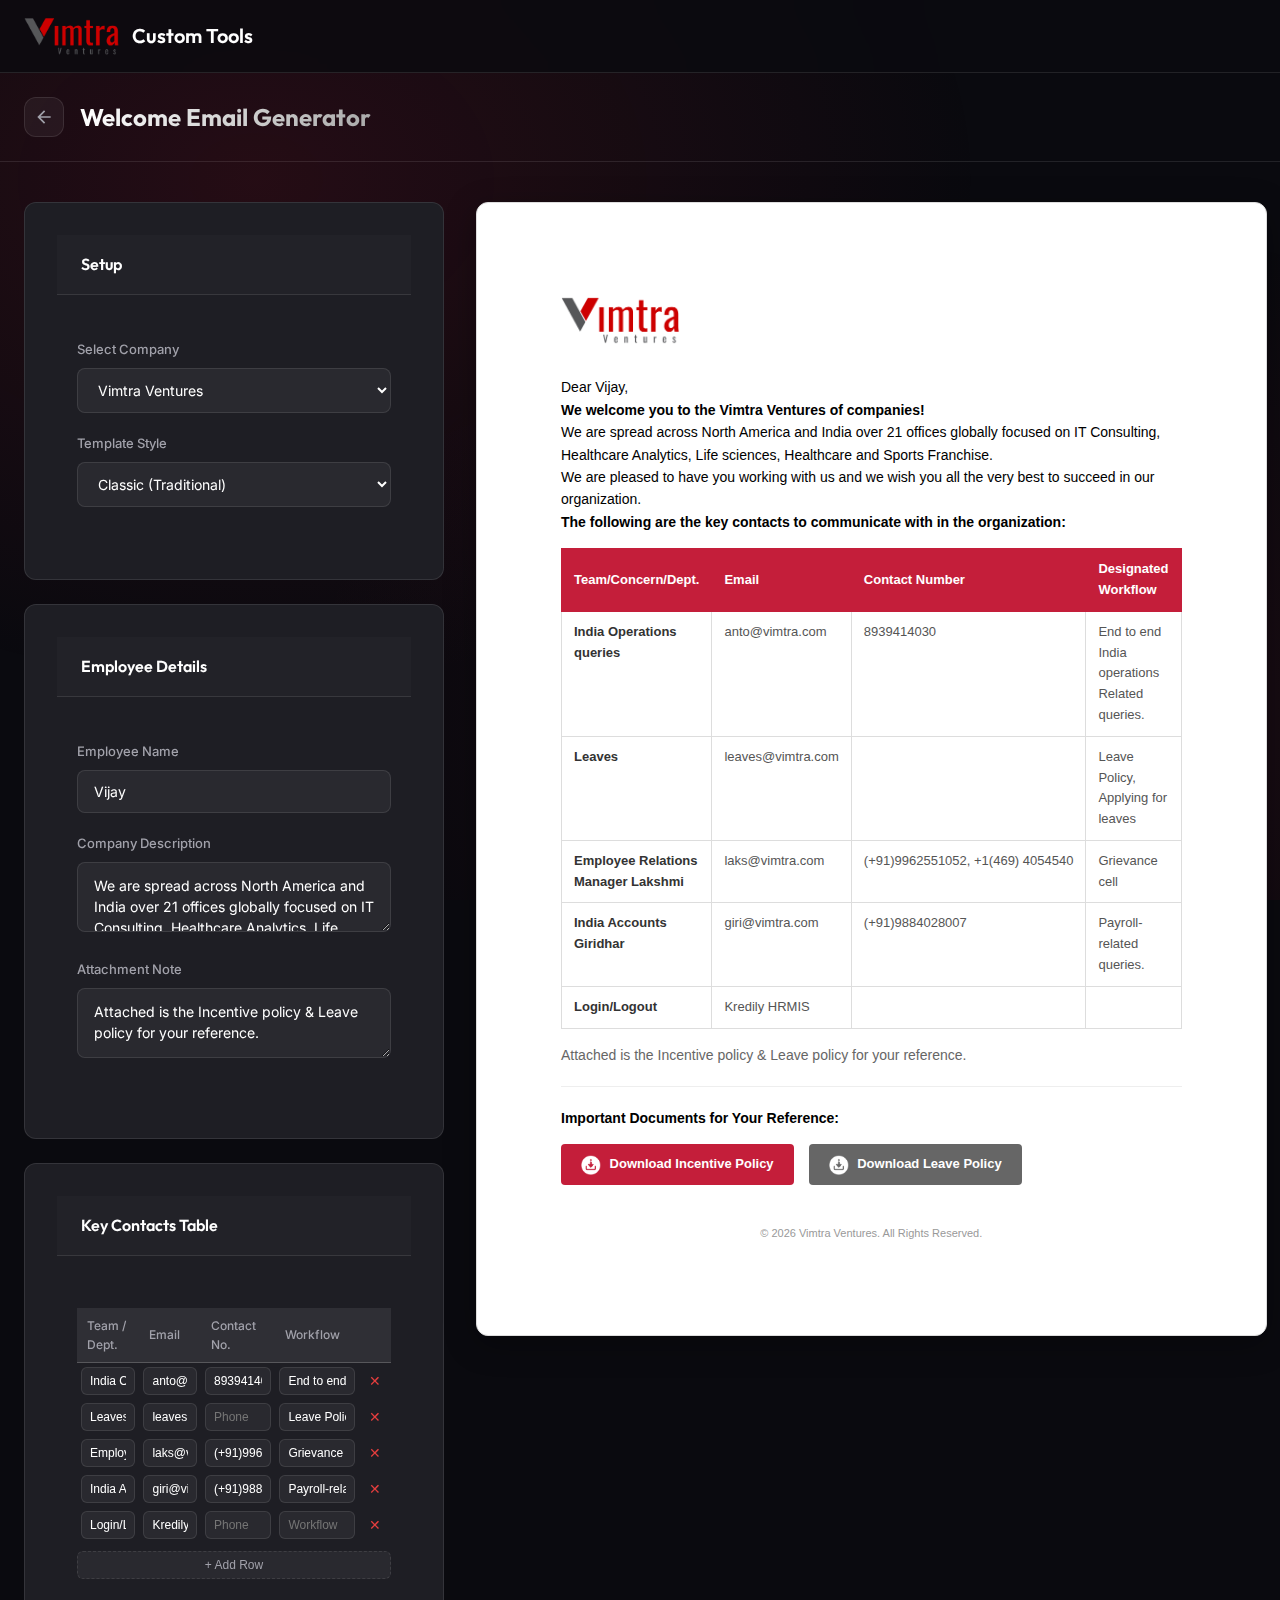
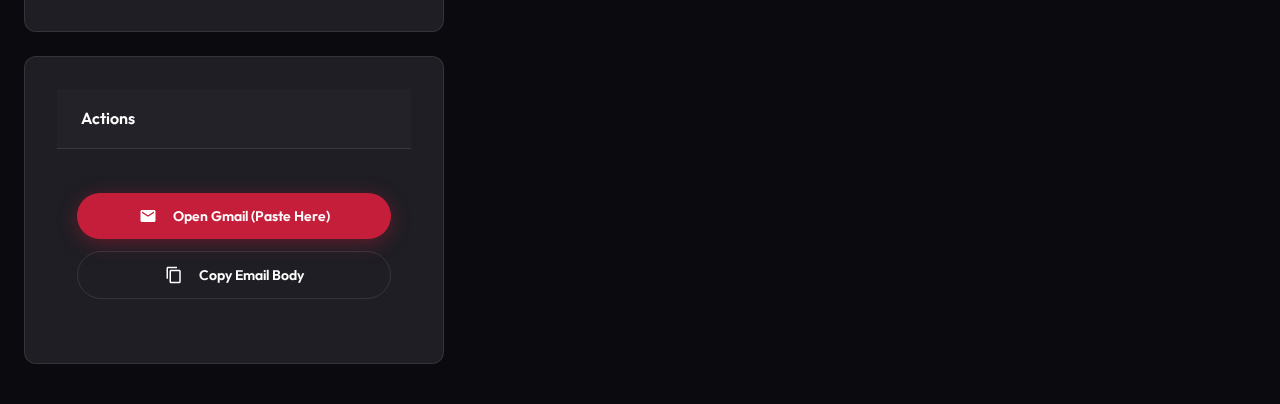
<file: tools/welcome-email.html>
<!DOCTYPE html>
<html lang="en">

<head>
    <meta charset="UTF-8">
    <meta name="viewport" content="width=device-width, initial-scale=1.0">
    <title>Welcome Email Generator | Custom Tools</title>
    <link rel="stylesheet" href="../css/styles.css">
    <link href="https://fonts.googleapis.com/css2?family=Outfit:wght@300;400;500;600;700&display=swap" rel="stylesheet">
    <style>
        .tool-container {
            max-width: 1400px;
            margin: 0 auto;
            padding: 40px 24px;
        }

        .input-section {
            padding: 20px;
        }

        .two-column {
            display: grid;
            grid-template-columns: 420px 1fr;
            gap: 32px;
            align-items: start;
        }

        @media (max-width: 1200px) {
            .two-column {
                grid-template-columns: 1fr;
            }
        }

        .card {
            background: #1e1e24;
            border: 1px solid var(--border-color);
            border-radius: 12px;
            overflow: hidden;
        }

        .card-header {
            padding: 20px 24px;
            border-bottom: 1px solid var(--border-color);
            background: rgba(255, 255, 255, 0.02);
        }

        .card-title {
            font-size: 16px;
            font-weight: 600;
            margin: 0;
            color: var(--text-primary);
        }

        .form-group {
            margin-bottom: 20px;
        }

        .form-label {
            display: block;
            margin-bottom: 8px;
            font-size: 13px;
            font-weight: 500;
            color: var(--text-secondary);
        }

        .form-input,
        .form-select,
        .form-textarea {
            width: 100%;
            background: rgba(255, 255, 255, 0.05);
            border: 1px solid var(--border-color);
            border-radius: 8px;
            padding: 12px 16px;
            color: var(--text-primary);
            font-size: 14px;
            transition: all 0.2s;
            box-sizing: border-box;
        }

        .form-textarea {
            resize: vertical;
            min-height: 70px;
            font-family: inherit;
        }

        .form-input:focus,
        .form-select:focus,
        .form-textarea:focus {
            outline: none;
            border-color: var(--primary);
            background: rgba(255, 255, 255, 0.08);
        }

        .email-preview-container {
            position: sticky;
            top: 20px;
        }

        .email-template {
            background: #fff;
            border-radius: 12px;
            overflow: hidden;
            box-shadow: 0 8px 32px rgba(0, 0, 0, 0.3);
            border: 1px solid #ddd;
        }

        .email-template-body {
            padding: 40px 32px;
            color: #333;
            font-family: 'Inter', Arial, sans-serif;
            line-height: 1.6;
            min-height: 600px;
            background: #fff;
        }

        .creative-mode .email-template-body {
            background: #f0f2f5;
            padding: 40px;
            font-family: 'Outfit', sans-serif;
        }

        .btn {
            display: inline-flex;
            align-items: center;
            justify-content: center;
            padding: 14px 24px;
            border-radius: 50px;
            font-weight: 600;
            cursor: pointer;
            transition: all 0.2s;
            border: none;
            width: 100%;
            font-size: 14px;
            margin-bottom: 12px;
        }

        .btn-primary {
            background: var(--primary);
            color: white;
        }

        .btn-secondary {
            background: transparent;
            border: 1px solid var(--border-color);
            color: var(--text-primary);
        }

        .btn-secondary:hover {
            border-color: var(--primary);
            color: var(--primary);
        }

        .page-header {
            padding: 24px 0;
            border-bottom: 1px solid var(--border-color);
            margin-bottom: 0;
            background: var(--background);
        }

        .page-title {
            display: flex;
            align-items: center;
            gap: 16px;
        }

        .page-title h1 {
            font-size: 24px;
            font-weight: 700;
            margin: 0;
            background: linear-gradient(to right, #fff, #aaa);
            -webkit-background-clip: text;
            background-clip: text;
            -webkit-text-fill-color: transparent;
        }

        .back-btn {
            display: flex;
            align-items: center;
            justify-content: center;
            width: 40px;
            height: 40px;
            border-radius: 12px;
            background: rgba(255, 255, 255, 0.05);
            color: var(--text-secondary);
            transition: all 0.2s;
            border: 1px solid var(--border-color);
        }

        .back-btn:hover {
            background: var(--surface);
            color: var(--text-primary);
            border-color: var(--primary);
        }

        /* Contacts table editor */
        .contacts-table-wrapper {
            overflow-x: auto;
        }

        .contacts-editor {
            width: 100%;
            border-collapse: collapse;
            font-size: 12px;
            margin-top: 8px;
        }

        .contacts-editor th {
            background: rgba(255, 255, 255, 0.08);
            color: var(--text-secondary);
            padding: 8px 10px;
            text-align: left;
            font-weight: 500;
            border-bottom: 1px solid var(--border-color);
        }

        .contacts-editor td {
            padding: 4px 4px;
            vertical-align: middle;
        }

        .contacts-editor input {
            width: 100%;
            background: rgba(255, 255, 255, 0.05);
            border: 1px solid var(--border-color);
            border-radius: 6px;
            padding: 6px 8px;
            color: var(--text-primary);
            font-size: 12px;
            box-sizing: border-box;
        }

        .contacts-editor input:focus {
            outline: none;
            border-color: var(--primary);
        }

        .add-row-btn {
            margin-top: 8px;
            padding: 6px 12px;
            border-radius: 6px;
            background: rgba(255, 255, 255, 0.05);
            border: 1px dashed var(--border-color);
            color: var(--text-secondary);
            font-size: 12px;
            cursor: pointer;
            width: 100%;
            transition: all 0.2s;
        }

        .add-row-btn:hover {
            border-color: var(--primary);
            color: var(--primary);
        }

        .remove-row-btn {
            background: none;
            border: none;
            color: #e53e3e;
            cursor: pointer;
            padding: 4px 6px;
            border-radius: 4px;
            font-size: 14px;
            line-height: 1;
        }

        .remove-row-btn:hover {
            background: rgba(229, 62, 62, 0.1);
        }
    </style>
</head>

<body class="theme-vimtra">
    <!-- Navbar -->
    <header class="header">
        <div class="container">
            <div class="header-content">
                <div class="logo-container">
                    <img src="../logos/Vimtra Ventures.png" alt="Company Logo" class="logo-img" id="headerLogo">
                    <span class="app-title">Custom Tools</span>
                </div>
            </div>
        </div>
    </header>

    <!-- Page Header -->
    <div class="page-header">
        <div class="container">
            <div class="page-title">
                <a href="../index.html" class="back-btn" title="Back to Tools">
                    <svg viewBox="0 0 24 24" fill="currentColor" width="20" height="20">
                        <path d="M20 11H7.83l5.59-5.59L12 4l-8 8 8 8 1.41-1.41L7.83 13H20v-2z" />
                    </svg>
                </a>
                <h1>Welcome Email Generator</h1>
            </div>
        </div>
    </div>

    <main class="tool-container">
        <div class="two-column">
            <!-- Left Column: Inputs -->
            <div class="input-column">
                <!-- Setup Card -->
                <div class="card">
                    <div class="card-header">
                        <h3 class="card-title">Setup</h3>
                    </div>
                    <div class="input-section">
                        <div class="form-group">
                            <label class="form-label">Select Company</label>
                            <select class="form-select" id="companySelect">
                                <option value="vimtra">Vimtra Ventures</option>
                                <option value="urpan">Urpan Technologies</option>
                                <option value="tekcog">Tekcog</option>
                                <option value="insight">Insight Intelli</option>
                                <option value="techmynds">Tech Mynds</option>
                            </select>
                        </div>
                        <div class="form-group">
                            <label class="form-label">Template Style</label>
                            <select class="form-select" id="styleSelect">
                                <option value="classic">Classic (Traditional)</option>
                                <option value="modern">Modern (Card Layout)</option>
                            </select>
                        </div>
                    </div>
                </div>

                <!-- Employee Details Card -->
                <div class="card" style="margin-top:24px;">
                    <div class="card-header">
                        <h3 class="card-title">Employee Details</h3>
                    </div>
                    <div class="input-section">
                        <div class="form-group">
                            <label class="form-label">Employee Name</label>
                            <input type="text" id="empName" class="form-input" value="Vijay">
                        </div>
                        <div class="form-group">
                            <label class="form-label">Company Description</label>
                            <textarea id="companyDesc"
                                class="form-textarea">We are spread across North America and India over 21 offices globally focused on IT Consulting, Healthcare Analytics, Life sciences, Healthcare and Sports Franchise.</textarea>
                        </div>
                        <div class="form-group">
                            <label class="form-label">Attachment Note</label>
                            <textarea id="attachmentNote"
                                class="form-textarea">Attached is the Incentive policy &amp; Leave policy for your reference.</textarea>
                        </div>
                    </div>
                </div>

                <!-- Key Contacts Card -->
                <div class="card" style="margin-top:24px;">
                    <div class="card-header">
                        <h3 class="card-title">Key Contacts Table</h3>
                    </div>
                    <div class="input-section">
                        <div class="contacts-table-wrapper">
                            <table class="contacts-editor" id="contactsEditor">
                                <thead>
                                    <tr>
                                        <th>Team / Dept.</th>
                                        <th>Email</th>
                                        <th>Contact No.</th>
                                        <th>Workflow</th>
                                        <th></th>
                                    </tr>
                                </thead>
                                <tbody id="contactsBody">
                                    <!-- Rows injected by JS -->
                                </tbody>
                            </table>
                        </div>
                        <button class="add-row-btn" onclick="addContactRow()">+ Add Row</button>
                    </div>
                </div>


                <!-- Actions Card -->
                <div class="card" style="margin-top:24px;">
                    <div class="card-header">
                        <h3 class="card-title">Actions</h3>
                    </div>
                    <div class="input-section">
                        <button class="btn btn-primary" onclick="openInGmail()">
                            <svg viewBox="0 0 24 24" fill="currentColor" width="20" height="20"
                                style="margin-right:8px;">
                                <path
                                    d="M20 4H4c-1.1 0-1.99.9-1.99 2L2 18c0 1.1.9 2 2 2h16c1.1 0 2-.9 2-2V6c0-1.1-.9-2-2-2zm0 4l-8 5-8-5V6l8 5 8-5v2z" />
                            </svg>
                            Open Gmail (Paste Here)
                        </button>
                        <button class="btn btn-secondary" onclick="copyEmailBody()">
                            <svg viewBox="0 0 24 24" fill="currentColor" width="20" height="20"
                                style="margin-right:8px;">
                                <path
                                    d="M16 1H4c-1.1 0-2 .9-2 2v14h2V3h12V1zm3 4H8c-1.1 0-2 .9-2 2v14c0 1.1.9 2 2 2h11c1.1 0 2-.9 2-2V7c0-1.1-.9-2-2-2zm0 16H8V7h11v14z" />
                            </svg>
                            Copy Email Body
                        </button>
                    </div>
                </div>
            </div>

            <!-- Right Column: Email Preview -->
            <div class="email-preview-container">
                <div class="card email-template">
                    <div class="email-template-body" id="emailBody">
                        <!-- Generated by JS -->
                    </div>
                </div>
            </div>
        </div>
    </main>

    <script src="../js/company-data.js"></script>
    <script src="../js/app.js"></script>
    <script>
        // Default contacts data
        const defaultContacts = [
            { team: 'India Operations queries', email: 'anto@vimtra.com', phone: '8939414030', workflow: 'End to end India operations Related queries.' },
            { team: 'Leaves', email: 'leaves@vimtra.com', phone: '', workflow: 'Leave Policy, Applying for leaves' },
            { team: 'Employee Relations Manager Lakshmi', email: 'laks@vimtra.com', phone: '(+91)9962551052\n, +1(469) 4054540', workflow: 'Grievance cell' },
            { team: 'India Accounts Giridhar', email: 'giri@vimtra.com', phone: '(+91)9884028007', workflow: 'Payroll-related queries.' },
            { team: 'Login/Logout', email: 'Kredily HRMIS', phone: '', workflow: '' },
        ];

        function buildContactsEditor() {
            const tbody = document.getElementById('contactsBody');
            tbody.innerHTML = '';
            defaultContacts.forEach((c, i) => addContactRow(c));
        }

        function addContactRow(data) {
            data = data || { team: '', email: '', phone: '', workflow: '' };
            const tbody = document.getElementById('contactsBody');
            const tr = document.createElement('tr');
            tr.innerHTML = `
                <td><input type="text" value="${escHtml(data.team)}" onchange="updatePreview()" placeholder="Team / Dept."></td>
                <td><input type="text" value="${escHtml(data.email)}" onchange="updatePreview()" placeholder="Email"></td>
                <td><input type="text" value="${escHtml(data.phone)}" onchange="updatePreview()" placeholder="Phone"></td>
                <td><input type="text" value="${escHtml(data.workflow)}" onchange="updatePreview()" placeholder="Workflow"></td>
                <td><button class="remove-row-btn" onclick="removeRow(this)" title="Remove">✕</button></td>
            `;
            tbody.appendChild(tr);
            updatePreview();
        }

        function removeRow(btn) {
            btn.closest('tr').remove();
            updatePreview();
        }

        function escHtml(str) {
            return (str || '').replace(/&/g, '&amp;').replace(/</g, '&lt;').replace(/>/g, '&gt;').replace(/"/g, '&quot;');
        }

        function getContacts() {
            const rows = document.querySelectorAll('#contactsBody tr');
            return Array.from(rows).map(tr => {
                const inputs = tr.querySelectorAll('input');
                return {
                    team: inputs[0].value,
                    email: inputs[1].value,
                    phone: inputs[2].value,
                    workflow: inputs[3].value,
                };
            });
        }

        function nl2br(str) {
            return (str || '').replace(/\n/g, '<br>');
        }

        function generateEmailHtml() {
            const companyKey = document.getElementById('companySelect').value;
            const style = document.getElementById('styleSelect').value;
            const company = VimtraTools.COMPANIES[companyKey] || VimtraTools.COMPANIES['vimtra'];
            const theme = COMPANY_THEMES[companyKey] || COMPANY_THEMES['vimtra'];

            const empName = document.getElementById('empName').value || '[Employee Name]';
            const companyDesc = document.getElementById('companyDesc').value || '';
            const attachmentNote = document.getElementById('attachmentNote').value || '';
            const currentYear = new Date().getFullYear();

            const contacts = getContacts();
            const primary = theme.primary || '#E31E24';
            const gradient = theme.gradient || `linear-gradient(135deg, ${primary} 0%, #FF6B6B 100%)`;

            // Build contacts table rows for Classic
            const classicContactRows = contacts.map(c => `
                <tr>
                    <td style="border:1px solid #ddd; padding:10px 12px; vertical-align:top; font-weight:600; color:#333;">${nl2br(c.team)}</td>
                    <td style="border:1px solid #ddd; padding:10px 12px; vertical-align:top; color:#555;">${nl2br(c.email)}</td>
                    <td style="border:1px solid #ddd; padding:10px 12px; vertical-align:top; white-space:nowrap; color:#555;">${nl2br(c.phone)}</td>
                    <td style="border:1px solid #ddd; padding:10px 12px; vertical-align:top; color:#555;">${nl2br(c.workflow)}</td>
                </tr>`).join('');

            // Build contacts table rows for Modern
            const modernContactRows = contacts.map(c => `
                <tr>
                    <td style="padding:10px 14px; border-bottom:1px solid #f0f0f0; font-weight:600; color:#333; vertical-align:top;">${nl2br(c.team)}</td>
                    <td style="padding:10px 14px; border-bottom:1px solid #f0f0f0; color:#555; vertical-align:top;">${nl2br(c.email)}</td>
                    <td style="padding:10px 14px; border-bottom:1px solid #f0f0f0; white-space:nowrap; color:#555; vertical-align:top;">${nl2br(c.phone)}</td>
                    <td style="padding:10px 14px; border-bottom:1px solid #f0f0f0; color:#555; vertical-align:top;">${nl2br(c.workflow)}</td>
                </tr>`).join('');

            if (style === 'modern') {
                document.querySelector('.email-template').classList.add('creative-mode');
                return `
                <div style="background:#f4f6f8; padding:40px 20px; font-family:'Segoe UI',Roboto,Helvetica,Arial,sans-serif;">
                    <div style="max-width:600px; margin:0 auto; background:#ffffff; border-radius:16px; overflow:hidden; box-shadow:0 10px 30px rgba(0,0,0,0.08); border:1px solid #e1e4e8;">
                        <!-- Logo Header -->
                        <div style="padding:40px 20px; text-align:center; background:#ffffff;">
                            <img src="${theme.logoData}" alt="${company.name}" style="max-height:70px; width:auto; margin-bottom:10px;">
                        </div>

                        <!-- Hero Gradient Strip -->
                        <div style="height:6px; background:${gradient};"></div>

                        <div style="padding:40px 40px 30px;">
                            <h2 style="margin:0 0 16px; color:#1a1c21; font-size:24px; font-weight:700;">Welcome, ${empName}!</h2>
                            <p style="color:#4a5568; font-size:16px; line-height:1.6; margin-bottom:24px;"> we are thrilled to have you join <strong>${company.name}</strong>.</p>

                            <div style="background:#f8fafc; border-left:4px solid ${primary}; padding:20px; border-radius:8px; margin-bottom:30px;">
                                <p style="margin:0; color:#2d3748; font-size:15px; line-height:1.6; font-style:italic;">"${nl2br(companyDesc)}"</p>
                            </div>

                            <p style="color:#4a5568; font-size:15px; line-height:1.6; margin-bottom:35px;">To help you get started, we've outlined your primary points of contact below. Please feel free to reach out to them for any assistance.</p>

                            <!-- Key Contacts Card -->
                            <div style="margin-bottom:35px;">
                                <h3 style="font-size:13px; font-weight:700; color:${primary}; text-transform:uppercase; letter-spacing:1px; margin-bottom:15px;">Organization Contacts</h3>
                                <div style="border:1px solid #edf2f7; border-radius:12px; overflow:hidden;">
                                    <table style="width:100%; border-collapse:collapse; font-size:14px;">
                                        <thead>
                                            <tr style="background:#f8fafc;">
                                                <th style="padding:15px; text-align:left; color:#718096; border-bottom:1px solid #edf2f7; border-right:1px solid #edf2f7;">Department</th>
                                                <th style="padding:15px; text-align:left; color:#718096; border-bottom:1px solid #edf2f7;">Contact Info</th>
                                            </tr>
                                        </thead>
                                        <tbody>
                                            ${contacts.map(c => `
                                            <tr>
                                                <td style="padding:15px; border-bottom:1px solid #edf2f7; border-right:1px solid #edf2f7; vertical-align:top; font-weight:600; color:#2d3748;">${nl2br(c.team)}</td>
                                                <td style="padding:15px; border-bottom:1px solid #edf2f7; vertical-align:top; color:#4a5568;">
                                                    <div style="margin-bottom:4px;">${c.email}</div>
                                                    <div style="font-size:13px; color:#718096;">${nl2br(c.phone)}</div>
                                                    <div style="margin-top:4px; font-size:12px; color:${primary}; font-weight:500;">${c.workflow}</div>
                                                </td>
                                            </tr>`).join('')}
                                        </tbody>
                                    </table>
                                </div>
                            </div>

                            <!-- Policy Note -->
                            ${attachmentNote ? `
                            <div style="display:flex; align-items:flex-start; gap:12px; padding:20px; background:rgba(0,0,0,0.02); border-radius:10px; margin-bottom:25px;">
                                <p style="margin:0; color:#718096; font-size:14px; line-height:1.5;">${nl2br(attachmentNote)}</p>
                            </div>` : ''}

                            <!-- Download Buttons -->
                            <div style="margin-top:20px; text-align:center; padding-top:20px; border-top:1px dashed #edf2f7;">
                                <div style="display:inline-block; margin:0 10px 10px 0;">
                                    <a href="../attachments/UrpanTech%20Incentive%20Structure.pdf" download="UrpanTech Incentive Structure.pdf" style="display:inline-flex; align-items:center; gap:8px; padding:12px 24px; background:${primary}; color:white; text-decoration:none; border-radius:8px; font-weight:600; font-size:14px; box-shadow:0 4px 12px ${primary}33;">
                                        Download Incentive Policy
                                        <img src="../icons/download_white.png" alt="Download" style="width:20px; height:20px; filter:brightness(0) invert(1);">
                                    </a>
                                </div>
                                <div style="display:inline-block; margin:0 0 10px 0;">
                                    <a href="../attachments/Leave%20Policy.pdf" download="Leave Policy.pdf" style="display:inline-flex; align-items:center; gap:8px; padding:12px 24px; background:#4a5568; color:white; text-decoration:none; border-radius:8px; font-weight:600; font-size:14px; box-shadow:0 4px 12px rgba(74,85,104,0.2);">
                                        Download Leave Policy
                                        <img src="../icons/download_white.png" alt="Download" style="width:20px; height:20px; filter:brightness(0) invert(1);">
                                    </a>
                                </div>
                            </div>
                        </div>

                        <!-- Footer -->
                        <div style="padding:30px; background:#f8fafc; border-top:1px solid #edf2f7; text-align:center;">
                            <p style="margin:0; color:#a0aec0; font-size:12px;">© ${currentYear} ${company.name}. All Rights Reserved.</p>
                        </div>
                    </div>
                </div>`;
            } else {
                document.querySelector('.email-template').classList.remove('creative-mode');
                return `
                <div style="font-family:Calibri,Arial,sans-serif; font-size:14px; color:#000; line-height:1.6; max-width:780px; padding:20px;">
                    <div style="margin-bottom:25px;">
                        <img src="${theme.logoData}" alt="${company.name}" style="max-height:50px; width:auto;">
                    </div>

                    <p>Dear ${empName},</p>

                    <p style="white-space:pre-line;"><strong>We welcome you to the ${company.name} of companies!</strong></p>

                    <p>${nl2br(companyDesc)}</p>

                    <p>We are pleased to have you working with us and we wish you all the very best to succeed in our organization.</p>

                    <p><strong>The following are the key contacts to communicate with in the organization:</strong></p>

                    <table style="width:100%; border-collapse:collapse; border:1px solid #ccc; font-size:13px; margin:15px 0;">
                        <thead>
                            <tr style="background:${primary}; color:white;">
                                <th style="padding:10px 12px; text-align:left; border:1px solid ${primary};">Team/Concern/Dept.</th>
                                <th style="padding:10px 12px; text-align:left; border:1px solid ${primary};">Email</th>
                                <th style="padding:10px 12px; text-align:left; border:1px solid ${primary};">Contact Number</th>
                                <th style="padding:10px 12px; text-align:left; border:1px solid ${primary};">Designated Workflow</th>
                            </tr>
                        </thead>
                        <tbody>
                            ${classicContactRows}
                        </tbody>
                    </table>

                    ${attachmentNote ? `<p style="color:#666;">${nl2br(attachmentNote)}</p>` : ''}

                    <div style="margin-top:20px; border-top:1px solid #eee; padding-top:20px;">
                        <p style="margin-bottom:15px; font-weight:bold;">Important Documents for Your Reference:</p>
                        <table cellpadding="0" cellspacing="0" border="0">
                            <tr>
                                <td style="padding-right:15px;">
                                    <a href="../attachments/UrpanTech%20Incentive%20Structure.pdf" download="UrpanTech Incentive Structure.pdf" style="display:inline-block; padding:10px 20px; background:${primary}; color:white; text-decoration:none; border-radius:4px; font-weight:bold; font-size:13px;">
                                        <img src="../icons/download_white.png" alt="" style="width:20px; height:20px; vertical-align:middle; margin-right:5px; filter:brightness(0) invert(1);">
                                        Download Incentive Policy
                                    </a>
                                </td>
                                <td>
                                    <a href="../attachments/Leave%20Policy.pdf" download="Leave Policy.pdf" style="display:inline-block; padding:10px 20px; background:#666; color:white; text-decoration:none; border-radius:4px; font-weight:bold; font-size:13px;">
                                        <img src="../icons/download_white.png" alt="" style="width:20px; height:20px; vertical-align:middle; margin-right:5px; filter:brightness(0) invert(1);">
                                        Download Leave Policy
                                    </a>
                                </td>
                            </tr>
                        </table>
                    </div>

                    <div style="margin-top:40px; text-align:center; color:#999; font-size:11px;">
                        © ${currentYear} ${company.name}. All Rights Reserved.
                    </div>
                </div>`;
            }
        }

        function updatePreview() {
            document.getElementById('emailBody').innerHTML = generateEmailHtml();
        }

        function openInGmail() {
            const empName = document.getElementById('empName').value || '[Employee Name]';
            const companyKey = document.getElementById('companySelect').value;
            const company = VimtraTools.COMPANIES[companyKey] || VimtraTools.COMPANIES['vimtra'];
            const subject = `Welcome to ${company.name} - ${empName}`;
            const gmailUrl = `https://mail.google.com/mail/?view=cm&fs=1&su=${encodeURIComponent(subject)}`;
            window.open(gmailUrl, '_blank');
            VimtraTools.showToast('Gmail opened! Paste content (Ctrl+V).', 'success');
        }

        async function copyEmailBody() {
            try {
                const htmlContent = generateEmailHtml();
                const textContent = 'Please enable HTML email to view this content.';
                const blobHtml = new Blob([htmlContent], { type: 'text/html' });
                const blobText = new Blob([textContent], { type: 'text/plain' });
                const data = [new ClipboardItem({ 'text/html': blobHtml, 'text/plain': blobText })];
                await navigator.clipboard.write(data);
                VimtraTools.showToast('Email body copied! Paste in Gmail.', 'success');
            } catch (err) {
                console.error('Clipboard error:', err);
                VimtraTools.showToast('Clipboard error. Check console.', 'error');
            }
        }

        document.addEventListener('DOMContentLoaded', () => {
            buildContactsEditor();

            document.getElementById('companySelect').addEventListener('change', updatePreview);
            document.getElementById('styleSelect').addEventListener('change', updatePreview);

            document.querySelectorAll('input, select, textarea').forEach(el => {
                el.addEventListener('input', updatePreview);
                el.addEventListener('change', updatePreview);
            });

            updatePreview();
        });
    </script>
</body>

</html>
</file>
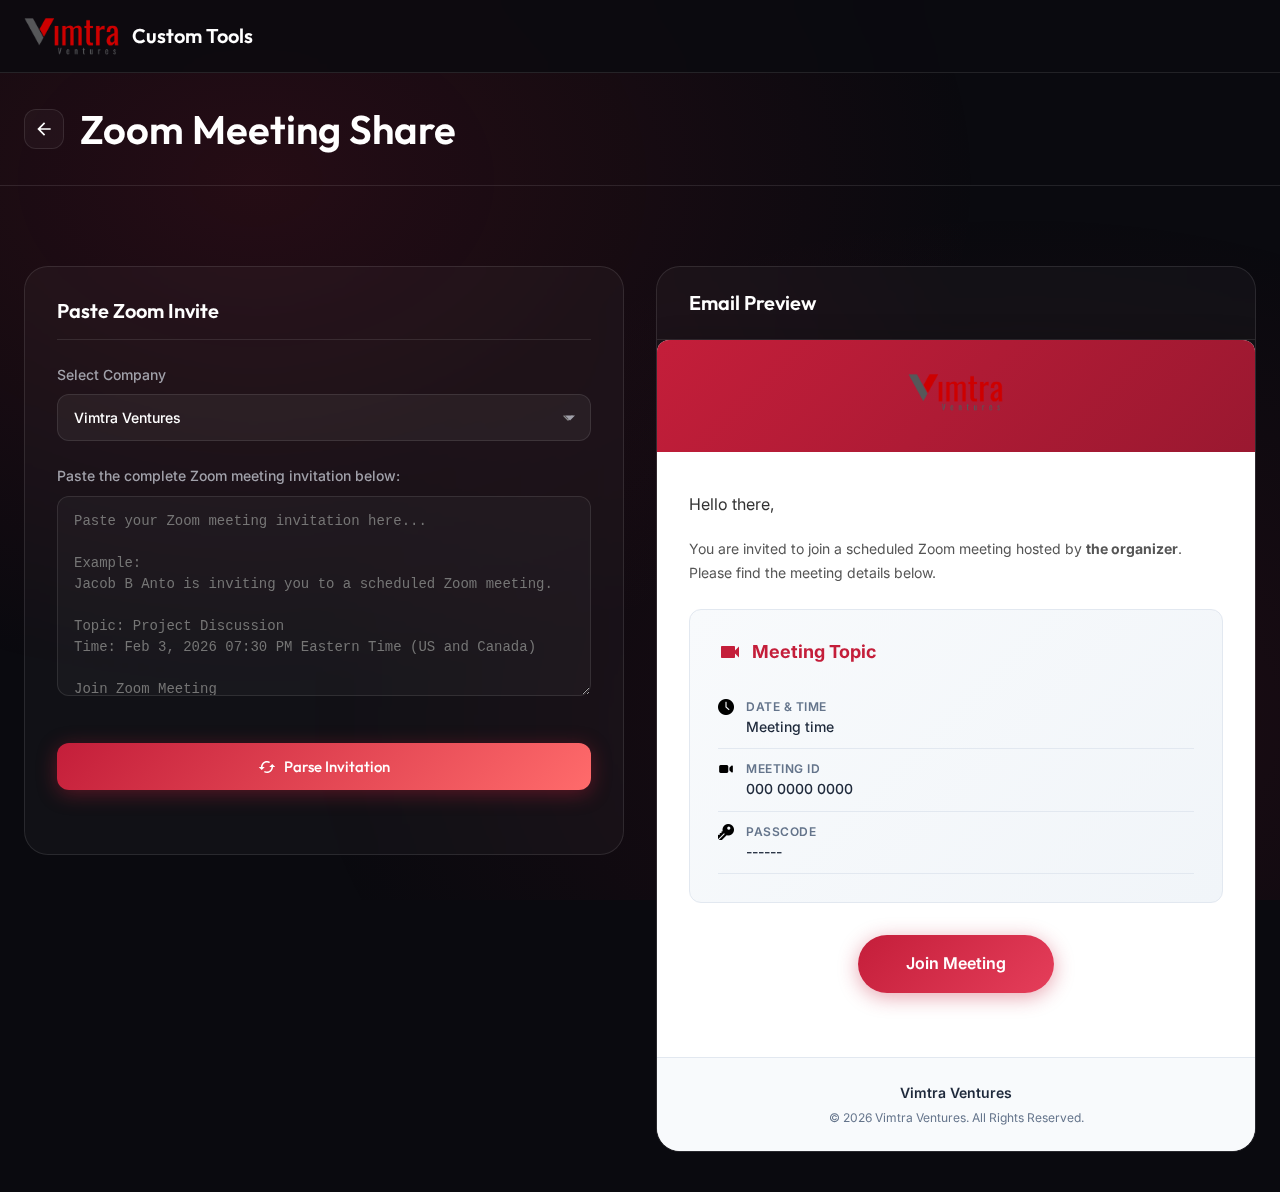
<file: tools/zoom-share.html>
<!DOCTYPE html>
<html lang="en">

<head>
    <meta charset="UTF-8">
    <meta name="viewport" content="width=device-width, initial-scale=1.0">
    <meta name="description" content="Generate professional Zoom meeting invitation emails">
    <title>Zoom Meeting Share | Custom Tools</title>
    <link rel="stylesheet" href="../css/styles.css">
    <style>
        /* Zoom Tool Specific Styles */
        .zoom-container {
            max-width: 1400px;
            margin: 0 auto;
            padding: 40px 24px;
        }

        .input-section {
            margin-bottom: 32px;
        }

        .parse-btn {
            width: 100%;
            margin-top: 16px;
        }

        .parsed-fields {
            display: grid;
            grid-template-columns: 1fr 1fr;
            gap: 16px;
        }

        .parsed-fields .form-group.full-width {
            grid-column: 1 / -1;
        }

        .email-actions {
            display: flex;
            gap: 12px;
            margin-top: 24px;
            flex-wrap: wrap;
        }

        .recipient-section {
            margin-bottom: 24px;
            padding: 20px;
            background: rgba(255, 255, 255, 0.02);
            border-radius: var(--radius-lg);
            border: 1px dashed var(--border-color);
        }

        .recipient-inputs {
            display: flex;
            gap: 12px;
            flex-wrap: wrap;
        }

        .recipient-inputs .form-input {
            flex: 1;
            min-width: 200px;
        }

        /* Email Template Styling */
        .email-preview-container {
            position: sticky;
            top: 100px;
        }

        .email-template {
            background: #ffffff;
            border-radius: 12px;
            overflow: hidden;
            box-shadow: 0 8px 32px rgba(0, 0, 0, 0.3);
        }

        .email-template-header {
            background: linear-gradient(135deg, var(--primary) 0%, var(--primary-dark) 100%);
            padding: 32px;
            text-align: center;
        }

        .email-template-header img {
            height: 40px;
            max-width: 100%;
        }

        .email-template-body {
            padding: 40px 32px;
            color: #333333;
            font-family: 'Inter', Arial, sans-serif;
        }

        .email-greeting {
            font-size: 16px;
            margin-bottom: 20px;
            color: #333;
        }

        .email-intro {
            font-size: 14px;
            line-height: 1.7;
            margin-bottom: 24px;
            color: #555;
        }

        .meeting-card {
            background: linear-gradient(135deg, #f8fafc 0%, #f1f5f9 100%);
            border: 1px solid #e2e8f0;
            border-radius: 12px;
            padding: 28px;
            margin: 24px 0;
        }

        .meeting-card-title {
            font-size: 18px;
            font-weight: 700;
            color: var(--primary);
            margin-bottom: 20px;
            display: flex;
            align-items: center;
            gap: 10px;
        }

        .meeting-card-title svg {
            width: 24px;
            height: 24px;
            fill: var(--primary);
        }

        .meeting-detail {
            display: flex;
            align-items: flex-start;
            padding: 10px 0;
            border-bottom: 1px solid #e2e8f0;
        }

        .meeting-detail:last-child {
            border-bottom: none;
        }

        .meeting-detail-icon {
            width: 16px;
            height: 16px;
            margin-right: 12px;
            flex-shrink: 0;
            margin-top: 2px;
        }

        .meeting-detail-label {
            font-size: 12px;
            font-weight: 600;
            text-transform: uppercase;
            letter-spacing: 0.5px;
            color: #64748b;
            min-width: 100px;
        }

        .meeting-detail-value {
            font-size: 14px;
            color: #1e293b;
            font-weight: 500;
        }

        .meeting-detail-value a {
            color: var(--primary);
            text-decoration: none;
        }

        .meeting-detail-value a:hover {
            text-decoration: underline;
        }

        .join-btn-container {
            text-align: center;
            margin: 32px 0 24px;
        }

        .join-btn {
            display: inline-block;
            background: linear-gradient(135deg, var(--primary) 0%, var(--primary-light) 100%);
            color: #ffffff !important;
            padding: 16px 48px;
            border-radius: 50px;
            font-size: 16px;
            font-weight: 600;
            text-decoration: none;
            box-shadow: 0 4px 20px rgba(var(--primary-rgb), 0.4);
            transition: transform 0.2s ease, box-shadow 0.2s ease;
        }

        .join-btn:hover {
            transform: translateY(-2px);
            box-shadow: 0 6px 30px rgba(var(--primary-rgb), 0.5);
        }

        .quick-access {
            background: #f8fafc;
            border-radius: 8px;
            padding: 16px 20px;
            margin-top: 24px;
        }

        .quick-access-title {
            font-size: 12px;
            font-weight: 600;
            text-transform: uppercase;
            letter-spacing: 0.5px;
            color: #64748b;
            margin-bottom: 8px;
        }

        .quick-access-value {
            font-family: 'Courier New', monospace;
            font-size: 13px;
            color: #1e293b;
            word-break: break-all;
        }

        .email-template-footer {
            background: #f8fafc;
            padding: 24px 32px;
            border-top: 1px solid #e2e8f0;
            text-align: center;
        }

        .footer-company {
            font-size: 14px;
            font-weight: 600;
            color: #1e293b;
            margin-bottom: 4px;
        }

        .footer-tagline {
            font-size: 12px;
            color: #64748b;
        }

        .hidden {
            display: none !important;
        }

        @media (max-width: 1024px) {
            .parsed-fields {
                grid-template-columns: 1fr;
            }
        }

        /* Styled Dropdown */
        .form-select {
            appearance: none;
            -webkit-appearance: none;
            -moz-appearance: none;
            width: 100%;
            background: rgba(255, 255, 255, 0.05);
            border: 1px solid var(--border-color);
            border-radius: var(--radius-md);
            padding: 14px 45px 14px 16px;
            font-size: 14px;
            font-weight: 500;
            color: var(--text-primary);
            cursor: pointer;
            transition: all 0.2s ease;
            background-image: url("data:image/svg+xml,%3Csvg xmlns='http://www.w3.org/2000/svg' width='16' height='16' viewBox='0 0 24 24' fill='none' stroke='%23888' stroke-width='2' stroke-linecap='round' stroke-linejoin='round'%3E%3Cpolyline points='6 9 12 15 18 9'%3E%3C/polyline%3E%3C/svg%3E");
            background-repeat: no-repeat;
            background-position: right 14px center;
        }

        .form-select:hover {
            border-color: var(--primary);
            background: rgba(var(--primary-rgb), 0.08);
        }

        .form-select:focus {
            outline: none;
            border-color: var(--primary);
            box-shadow: 0 0 0 3px rgba(var(--primary-rgb), 0.2);
            background: rgba(var(--primary-rgb), 0.05);
        }

        .form-select option {
            background: #1a1a1f;
            color: var(--text-primary);
            padding: 12px;
        }
    </style>
</head>

<body class="theme-vimtra">

    <!-- Header -->
    <header class="header">
        <div class="container">
            <div class="header-content">
                <div class="logo-container">
                    <img src="../logos/Vimtra Ventures.png" alt="Company Logo" class="logo-img" id="headerLogo">
                    <span class="app-title">Custom Tools</span>
                </div>
            </div>
        </div>
    </header>

    <!-- Page Header -->
    <div class="page-header">
        <div class="container">
            <div class="page-title">
                <a href="../index.html" class="back-btn" title="Back to Tools">
                    <svg viewBox="0 0 24 24" fill="currentColor" width="20" height="20">
                        <path d="M20 11H7.83l5.59-5.59L12 4l-8 8 8 8 1.41-1.41L7.83 13H20v-2z" />
                    </svg>
                </a>
                <h1>Zoom Meeting Share</h1>
            </div>
        </div>
    </div>

    <!-- Main Content -->
    <main class="zoom-container">
        <div class="two-column">
            <!-- Left Column: Input Form -->
            <div class="input-column">
                <div class="card">
                    <div class="card-header">
                        <h3 class="card-title">Paste Zoom Invite</h3>
                    </div>

                    <div class="input-section">
                        <!-- Company Selector -->
                        <div class="form-group">
                            <label class="form-label">Select Company</label>
                            <div class="company-selector" style="position: relative;">
                                <select class="company-select form-select" id="companySelect" style="width: 100%;">
                                    <option value="vimtra">Vimtra Ventures</option>
                                    <option value="urpan">Urpan Technologies</option>
                                    <option value="tekcog">Tekcog</option>
                                    <option value="insight">Insight Intelli</option>
                                    <option value="techmynds">Tech Mynds</option>
                                </select>
                            </div>
                        </div>

                        <div class="form-group">
                            <label class="form-label">Paste the complete Zoom meeting invitation below:</label>
                            <textarea class="form-textarea" id="zoomInvite" placeholder="Paste your Zoom meeting invitation here...

Example:
Jacob B Anto is inviting you to a scheduled Zoom meeting.

Topic: Project Discussion
Time: Feb 3, 2026 07:30 PM Eastern Time (US and Canada)

Join Zoom Meeting
https://us02web.zoom.us/j/87133653116?pwd=...

Meeting ID: 871 3365 3116
Passcode: 240892"></textarea>
                        </div>
                        <button class="btn btn-primary parse-btn" onclick="parseZoomInvite()">
                            <svg viewBox="0 0 24 24" fill="currentColor" width="20" height="20">
                                <path
                                    d="M19 8l-4 4h3c0 3.31-2.69 6-6 6-1.01 0-1.97-.25-2.8-.7l-1.46 1.46C8.97 19.54 10.43 20 12 20c4.42 0 8-3.58 8-8h3l-4-4zM6 12c0-3.31 2.69-6 6-6 1.01 0 1.97.25 2.8.7l1.46-1.46C15.03 4.46 13.57 4 12 4c-4.42 0-8 3.58-8 8H1l4 4 4-4H6z" />
                            </svg>
                            Parse Invitation
                        </button>
                    </div>

                    <!-- Parsed Fields -->
                    <div id="parsedSection" class="hidden">
                        <div class="card-header">
                            <h3 class="card-title">Meeting Details</h3>
                        </div>

                        <div class="parsed-fields">
                            <div class="form-group">
                                <label class="form-label">Host Name</label>
                                <input type="text" class="form-input" id="hostName" placeholder="Host name">
                            </div>

                            <div class="form-group">
                                <label class="form-label">Date & Time</label>
                                <input type="text" class="form-input" id="meetingTime"
                                    placeholder="Meeting date and time">
                            </div>

                            <div class="form-group full-width">
                                <label class="form-label">Topic / Subject</label>
                                <input type="text" class="form-input" id="meetingTopic" placeholder="Meeting topic">
                            </div>

                            <div class="form-group full-width">
                                <label class="form-label">Meeting Link</label>
                                <input type="text" class="form-input" id="meetingLink" placeholder="Zoom meeting URL">
                            </div>

                            <div class="form-group">
                                <label class="form-label">Meeting ID</label>
                                <input type="text" class="form-input" id="meetingId" placeholder="Meeting ID">
                            </div>

                            <div class="form-group">
                                <label class="form-label">Passcode</label>
                                <input type="text" class="form-input" id="meetingPasscode" placeholder="Passcode">
                            </div>

                            <div class="form-group full-width">
                                <label class="form-label">Agenda Link (Optional)</label>
                                <input type="text" class="form-input" id="agendaLink" placeholder="Agenda URL">
                            </div>

                            <div class="form-group full-width">
                                <label class="form-label">One-Tap Mobile (Optional)</label>
                                <input type="text" class="form-input" id="oneTapMobile"
                                    placeholder="One-tap mobile numbers">
                            </div>
                        </div>

                        <!-- Recipient Section -->
                        <div class="recipient-section">
                            <label class="form-label">Recipient Email(s)</label>
                            <div class="recipient-inputs">
                                <input type="email" class="form-input" id="recipientEmail"
                                    placeholder="recipient@example.com">
                                <input type="text" class="form-input" id="recipientName"
                                    placeholder="Recipient Name (optional)">
                            </div>
                        </div>

                        <div class="email-actions">
                            <button class="btn btn-primary" onclick="openInGmail()">
                                <svg viewBox="0 0 24 24" fill="currentColor" width="20" height="20"
                                    style="margin-right: 8px;">
                                    <path
                                        d="M20 4H4c-1.1 0-1.99.9-1.99 2L2 18c0 1.1.9 2 2 2h16c1.1 0 2-.9 2-2V6c0-1.1-.9-2-2-2zm0 4l-8 5-8-5V6l8 5 8-5v2z" />
                                </svg>
                                Open Gmail (Paste Here)
                            </button>
                            <button class="btn btn-secondary" onclick="copyEmailContent()">
                                <svg viewBox="0 0 24 24" fill="currentColor" width="20" height="20">
                                    <path
                                        d="M16 1H4c-1.1 0-2 .9-2 2v14h2V3h12V1zm3 4H8c-1.1 0-2 .9-2 2v14c0 1.1.9 2 2 2h11c1.1 0 2-.9 2-2V7c0-1.1-.9-2-2-2zm0 16H8V7h11v14z" />
                                </svg>
                                Copy Email Body
                            </button>
                        </div>
                    </div>
                </div>
            </div>

            <!-- Right Column: Email Preview -->
            <div class="email-preview-container">
                <div class="card" style="padding: 0; overflow: hidden;">
                    <div class="card-header" style="padding: 24px 32px; margin: 0;">
                        <h3 class="card-title">Email Preview</h3>
                    </div>

                    <div class="email-template" id="emailPreview">
                        <!-- Header with Logo -->
                        <div class="email-template-header">
                            <img src="../logos/Vimtra Ventures.png" alt="Company Logo" id="emailLogo">
                        </div>

                        <!-- Body -->
                        <div class="email-template-body">
                            <p class="email-greeting">Hello <span id="previewRecipientName">there</span>,</p>

                            <p class="email-intro">
                                You are invited to join a scheduled Zoom meeting hosted by <strong id="previewHost">the
                                    organizer</strong>.
                                Please find the meeting details below.
                            </p>

                            <!-- Meeting Card -->
                            <div class="meeting-card">
                                <div class="meeting-card-title">
                                    <svg viewBox="0 0 24 24">
                                        <path
                                            d="M17 10.5V7c0-.55-.45-1-1-1H4c-.55 0-1 .45-1 1v10c0 .55.45 1 1 1h12c.55 0 1-.45 1-1v-3.5l4 4v-11l-4 4z" />
                                    </svg>
                                    <span id="previewTopic">Meeting Topic</span>
                                </div>

                                <div class="meeting-detail">
                                    <img id="previewIconClock" class="meeting-detail-icon" alt="Time">
                                    <div>
                                        <div class="meeting-detail-label">Date & Time</div>
                                        <div class="meeting-detail-value" id="previewTime">Meeting time</div>
                                    </div>
                                </div>

                                <div class="meeting-detail">
                                    <img id="previewIconVideo" class="meeting-detail-icon" alt="ID">
                                    <div>
                                        <div class="meeting-detail-label">Meeting ID</div>
                                        <div class="meeting-detail-value" id="previewId">000 0000 0000</div>
                                    </div>
                                </div>

                                <div class="meeting-detail">
                                    <img id="previewIconKey" class="meeting-detail-icon" alt="Passcode">
                                    <div>
                                        <div class="meeting-detail-label">Passcode</div>
                                        <div class="meeting-detail-value" id="previewPasscode">------</div>
                                    </div>
                                </div>

                                <div class="meeting-detail" id="agendaRow" style="display: none;">
                                    <img id="previewIconAgenda" class="meeting-detail-icon" alt="Agenda">
                                    <div>
                                        <div class="meeting-detail-label">Agenda</div>
                                        <div class="meeting-detail-value"><a href="#" id="previewAgenda"
                                                target="_blank">View Meeting Agenda</a></div>
                                    </div>
                                </div>
                            </div>

                            <!-- Join Button -->
                            <div class="join-btn-container">
                                <a href="#" class="join-btn" id="previewJoinBtn">Join Meeting</a>
                            </div>

                            <!-- Quick Access -->
                            <div class="quick-access" id="oneTapRow" style="display: none;">
                                <div class="quick-access-title">One-Tap Mobile</div>
                                <div class="quick-access-value" id="previewOneTap"></div>
                            </div>
                        </div>

                        <!-- Footer -->
                        <div class="email-template-footer">
                            <div class="footer-company company-name-display">Vimtra Ventures</div>
                            <div class="footer-tagline">&copy; <span id="copyrightYear">2026</span> <span
                                    class="company-name-footer">Vimtra Ventures</span>. All Rights Reserved.</div>
                        </div>
                    </div>
                </div>
            </div>
        </div>
    </main>

    <script src="../js/app.js"></script>
    <script src="../js/company-data.js"></script>
    <script src="../js/icons-data.js"></script>
    <script>
        // Company themes loaded from js/company-data.js

        // Parse Zoom meeting invitation
        function parseZoomInvite() {
            const text = document.getElementById('zoomInvite').value;

            if (!text.trim()) {
                VimtraTools.showToast('Please paste a Zoom invitation first', 'error');
                return;
            }

            // Extract host name
            const hostMatch = text.match(/^(.+?)\s+is inviting you/m);
            const hostName = hostMatch ? hostMatch[1].trim() : '';

            // Extract topic
            const topicMatch = text.match(/Topic:\s*(.+?)(?:\n|$)/);
            const topic = topicMatch ? topicMatch[1].trim() : '';

            // Extract time
            const timeMatch = text.match(/Time:\s*(.+?)(?:\n|$)/);
            const time = timeMatch ? timeMatch[1].trim() : '';

            // Extract meeting link
            const linkMatch = text.match(/Join Zoom Meeting\s*\n(https:\/\/[^\s]+)/);
            const link = linkMatch ? linkMatch[1].trim() : '';

            // Extract meeting ID
            const idMatch = text.match(/Meeting ID:\s*(\d[\d\s]+\d)/);
            const meetingId = idMatch ? idMatch[1].trim() : '';

            // Extract passcode
            const passcodeMatch = text.match(/Passcode:\s*(\S+)/);
            const passcode = passcodeMatch ? passcodeMatch[1].trim() : '';

            // Extract agenda link
            const agendaMatch = text.match(/Meeting agenda\s*\n(https:\/\/[^\s]+)/);
            const agendaLink = agendaMatch ? agendaMatch[1].trim() : '';

            // Extract one-tap mobile
            const oneTapMatch = text.match(/One tap mobile\s*\n([\s\S]*?)(?=\n\n|Join instructions|$)/);
            const oneTap = oneTapMatch ? oneTapMatch[1].trim().replace(/\n/g, ' | ') : '';

            // Populate fields
            document.getElementById('hostName').value = hostName;
            document.getElementById('meetingTopic').value = topic;
            document.getElementById('meetingTime').value = time;
            document.getElementById('meetingLink').value = link;
            document.getElementById('meetingId').value = meetingId;
            document.getElementById('meetingPasscode').value = passcode;
            document.getElementById('agendaLink').value = agendaLink;
            document.getElementById('oneTapMobile').value = oneTap;

            // Show parsed section
            document.getElementById('parsedSection').classList.remove('hidden');

            // Update preview
            updatePreview();

            VimtraTools.showToast('Meeting details parsed successfully!', 'success');
        }

        // Update email preview
        function updatePreview() {
            const hostName = document.getElementById('hostName').value || 'the organizer';
            const topic = document.getElementById('meetingTopic').value || 'Zoom Meeting';
            const time = document.getElementById('meetingTime').value || 'TBD';
            const link = document.getElementById('meetingLink').value || '#';
            const meetingId = document.getElementById('meetingId').value || '---';
            const passcode = document.getElementById('meetingPasscode').value || '---';
            const agendaLink = document.getElementById('agendaLink').value;
            const oneTap = document.getElementById('oneTapMobile').value;
            const recipientName = document.getElementById('recipientName').value || 'there';

            document.getElementById('previewHost').textContent = hostName;
            document.getElementById('previewTopic').textContent = topic;
            document.getElementById('previewTime').textContent = time;
            document.getElementById('previewId').textContent = meetingId;
            document.getElementById('previewPasscode').textContent = passcode;
            document.getElementById('previewRecipientName').textContent = recipientName;
            document.getElementById('previewJoinBtn').href = link;

            // Agenda link
            const agendaRow = document.getElementById('agendaRow');
            if (agendaLink) {
                agendaRow.style.display = 'flex';
                document.getElementById('previewAgenda').href = agendaLink;
            } else {
                agendaRow.style.display = 'none';
            }

            if (oneTap) {
                oneTapRow.style.display = 'block';
                document.getElementById('previewOneTap').textContent = oneTap;
            } else {
                oneTapRow.style.display = 'none';
            }

            // Update Header Background
            const companyKey = document.getElementById('companySelect').value;
            const theme = COMPANY_THEMES[companyKey] || COMPANY_THEMES['vimtra'];
            const companyData = VimtraTools.COMPANIES[companyKey] || VimtraTools.COMPANIES['vimtra'];
            document.querySelector('.email-template-header').style.background = theme.light;

            // Update Logo
            const emailLogo = document.getElementById('emailLogo');
            if (emailLogo && theme.logoData) {
                emailLogo.src = theme.logoData;
                emailLogo.alt = companyData.name;
            }

            // Update Footer Company Name (Top line)
            const footerCompany = document.querySelector('.footer-company');
            if (footerCompany) {
                footerCompany.textContent = companyData.name;
            }

            // Update Footer Copyright Company Name
            const footerCopyrightCompany = document.querySelector('.company-name-footer');
            if (footerCopyrightCompany) {
                footerCopyrightCompany.textContent = companyData.name;
            }
        }

        // Add input listeners for live preview
        document.addEventListener('DOMContentLoaded', () => {
            const inputs = document.querySelectorAll('.form-input');
            inputs.forEach(input => {
                input.addEventListener('input', updatePreview);
            });

            // Re-render when company changes
            const companySelect = document.getElementById('companySelect');
            if (companySelect) {
                companySelect.addEventListener('change', updatePreview);
            }

            // Initialize Icons
            document.getElementById('previewIconClock').src = EMAIL_ICONS.clock;
            document.getElementById('previewIconVideo').src = EMAIL_ICONS.video;
            document.getElementById('previewIconKey').src = EMAIL_ICONS.key;
            document.getElementById('previewIconAgenda').src = EMAIL_ICONS.agenda;
        });

        // Generate Rich HTML Email Content with Inline Styles
        function generateRichHtml() {
            const companyKey = document.getElementById('companySelect').value;
            const theme = COMPANY_THEMES[companyKey] || COMPANY_THEMES['vimtra'];
            const company = VimtraTools.COMPANIES[companyKey] || VimtraTools.COMPANIES['vimtra'];

            // Get values
            const hostName = document.getElementById('hostName').value || 'the organizer';
            const topic = document.getElementById('meetingTopic').value || 'Zoom Meeting';
            const time = document.getElementById('meetingTime').value || 'TBD';
            const link = document.getElementById('meetingLink').value || '#';
            const meetingId = document.getElementById('meetingId').value || '---';
            const passcode = document.getElementById('meetingPasscode').value || '---';
            const agendaLink = document.getElementById('agendaLink').value;
            const oneTap = document.getElementById('oneTapMobile').value;
            const recipientName = document.getElementById('recipientName').value || 'there';

            // Construct Rows
            let agendaHtml = '';
            if (agendaLink) {
                agendaHtml = `
                <tr style="border-bottom: 1px solid #e2e8f0;">
                    <td style="padding: 12px 0; vertical-align: middle;">
                        <img src="${EMAIL_ICONS.agenda}" style="width: 14px; height: 14px; vertical-align: text-bottom; margin-right: 12px; position: relative; top: -1px;">
                        <span style="font-size: 11px; font-weight: 600; text-transform: uppercase; color: #94a3b8; letter-spacing: 0.5px;">AGENDA</span>
                    </td>
                    <td style="padding: 12px 0;">
                        <a href="${agendaLink}" style="color: ${theme.primary}; text-decoration: none; font-size: 14px; font-weight: 500;">View Meeting Agenda</a>
                    </td>
                </tr>`;
            }

            let oneTapHtml = '';
            if (oneTap) {
                oneTapHtml = `
                <div style="background: #f8fafc; border-radius: 8px; padding: 16px 20px; margin-top: 24px;">
                    <div style="font-size: 12px; font-weight: 600; text-transform: uppercase; color: #64748b; margin-bottom: 8px;">ONE-TAP MOBILE</div>
                    <div style="font-family: 'Courier New', monospace; font-size: 13px; color: #1e293b; line-height: 1.5;">${oneTap}</div>
                </div>`;
            }

            // Return full HTML string (DIV ONLY, NO HTML/BODY TAGS)
            return `
    <div style="max-width: 600px; margin: 0 auto; background: #ffffff; border-radius: 12px; overflow: hidden; box-shadow: 0 4px 6px rgba(0,0,0,0.1); font-family: 'Inter', Arial, sans-serif;">
        <!-- Header -->
        <div style="background: ${theme.light}; padding: 30px; text-align: center;">
            <img src="${theme.logoData}" alt="${company.name}" style="height: 40px; max-width: 100%;">
        </div>
        
        <!-- Body -->
        <div style="padding: 40px 32px;">
            <p style="font-size: 16px; margin-bottom: 20px; color: #333333;">Hello ${recipientName},</p>
            <p style="font-size: 14px; line-height: 1.6; margin-bottom: 24px; color: #555555;">
                You are invited to join a scheduled Zoom meeting hosted by <strong>${hostName}</strong>. Please find the meeting details below.
            </p>
            
            <!-- Meeting Card -->
            <div style="background: #f8fafc; border: 1px solid #e2e8f0; border-radius: 12px; padding: 28px; margin: 24px 0;">
                <div style="font-size: 18px; font-weight: 700; color: ${theme.primary}; margin-bottom: 20px; font-family: 'Outfit', sans-serif;">
                    ${topic}
                </div>
                
                <table style="width: 100%; border-collapse: collapse;">
                    <tr style="border-bottom: 1px solid #e2e8f0;">
                        <td style="padding: 12px 0; vertical-align: middle; width: 140px;">
                            <img src="${EMAIL_ICONS.clock}" style="width: 14px; height: 14px; vertical-align: text-bottom; margin-right: 18px; position: relative; top: -1px;">
                            <span style="font-size: 11px; font-weight: 600; text-transform: uppercase; color: #94a3b8; letter-spacing: 0.5px;">DATE & TIME</span>
                        </td>
                        <td style="padding: 12px 0;">
                            <span style="font-size: 14px; color: #1e293b; font-weight: 500;">${time}</span>
                        </td>
                    </tr>
                    <tr style="border-bottom: 1px solid #e2e8f0;">
                        <td style="padding: 12px 0; vertical-align: middle;">
                            <img src="${EMAIL_ICONS.video}" style="width: 14px; height: 14px; vertical-align: text-bottom; margin-right: 18px; position: relative; top: -1px;">
                            <span style="font-size: 11px; font-weight: 600; text-transform: uppercase; color: #94a3b8; letter-spacing: 0.5px;">MEETING ID</span>
                        </td>
                        <td style="padding: 12px 0;">
                            <span style="font-size: 14px; color: #1e293b; font-weight: 500;">${meetingId}</span>
                        </td>
                    </tr>
                    <tr style="border-bottom: 1px solid #e2e8f0;">
                        <td style="padding: 12px 0; vertical-align: middle;">
                            <img src="${EMAIL_ICONS.key}" style="width: 14px; height: 14px; vertical-align: text-bottom; margin-right: 18px; position: relative; top: -1px;">
                            <span style="font-size: 11px; font-weight: 600; text-transform: uppercase; color: #94a3b8; letter-spacing: 0.5px;">PASSCODE</span>
                        </td>
                        <td style="padding: 12px 0;">
                            <span style="font-size: 14px; color: #1e293b; font-weight: 500;">${passcode}</span>
                        </td>
                    </tr>
                    ${agendaHtml}
                </table>
            </div>
            
            <div style="text-align: center; margin: 32px 0 24px;">
                <a href="${link}" style="display: inline-block; background: ${theme.gradient}; color: #ffffff; padding: 16px 48px; border-radius: 50px; font-size: 16px; font-weight: 600; text-decoration: none;">Join Meeting</a>
            </div>
            
            ${oneTapHtml}
        </div>
        
        <!-- Footer -->
        <div style="background: #f8fafc; padding: 24px 32px; border-top: 1px solid #e2e8f0; text-align: center;">
            <div style="font-size: 14px; font-weight: 600; color: #1e293b; margin-bottom: 4px;">${company.name}</div>
            <div style="font-size: 12px; color: #64748b;">© 2026 ${company.name}. All Rights Reserved.</div>
        </div>
    </div>`;
        }

        // Generate plain text content for Gmail fallback
        function generatePlainText() {
            const hostName = document.getElementById('hostName').value || 'the organizer';
            const topic = document.getElementById('meetingTopic').value || 'Zoom Meeting';
            const time = document.getElementById('meetingTime').value || 'TBD';
            const link = document.getElementById('meetingLink').value || '';
            const meetingId = document.getElementById('meetingId').value || '---';
            const passcode = document.getElementById('meetingPasscode').value || '---';
            const recipientName = document.getElementById('recipientName').value || '';
            const companyKey = document.getElementById('companySelect').value;
            const company = VimtraTools.COMPANIES[companyKey] || VimtraTools.COMPANIES['vimtra'];

            const greeting = recipientName ? `Hello ${recipientName},` : 'Hello,';

            return {
                subject: `Zoom Meeting Invitation: ${topic}`,
                body: `${greeting}

You are invited to join a scheduled Zoom meeting hosted by ${hostName}.

TOPIC: ${topic}
TIME: ${time}

JOIN ZOOM MEETING:
${link}

Meeting ID: ${meetingId}
Passcode: ${passcode}

Best regards,
${company.name}`
            };
        }

        // Open in Gmail (Blank Compose)
        function openInGmail() {
            const email = document.getElementById('recipientEmail').value;
            const topic = document.getElementById('meetingTopic').value || 'Zoom Meeting';

            // Gmail compose URL with TO and SUBJECT only (Body cannot be rich HTML via URL)
            const gmailUrl = `https://mail.google.com/mail/?view=cm&fs=1&to=${encodeURIComponent(email)}&su=${encodeURIComponent(`Zoom Meeting: ${topic}`)}`;

            window.open(gmailUrl, '_blank');
            VimtraTools.showToast('Gmail opened! Press Ctrl+V (Cmd+V) to paste the email body.', 'success');
        }

        // Copy Rich HTML to Clipboard
        async function copyEmailContent() {
            try {
                const htmlContent = generateRichHtml();
                // Create a temporary text version just for clipboard compatibility, but HTML is primary
                const textContent = "Please paste this email into a client that supports HTML.";

                const blobHtml = new Blob([htmlContent], { type: 'text/html' });
                const blobText = new Blob([textContent], { type: 'text/plain' });
                const data = [new ClipboardItem({
                    'text/html': blobHtml,
                    'text/plain': blobText
                })];

                await navigator.clipboard.write(data);
                VimtraTools.showToast('Formatted email copied! Click "Open Gmail" and paste it.', 'success');
            } catch (err) {
                console.error('Clipboard error:', err);
                VimtraTools.showToast('Clipboard error. Check console.', 'error');
            }
        }
    </script>
</body>

</html>
</file>
<file: css/styles.css>
/* ============================================
   VIMTRA CUSTOM TOOLS - Design System
   ============================================ */

/* ---------- Google Fonts ---------- */
@import url('https://fonts.googleapis.com/css2?family=Inter:wght@300;400;500;600;700&family=Outfit:wght@400;500;600;700&display=swap');

/* ---------- CSS Reset ---------- */
*,
*::before,
*::after {
    margin: 0;
    padding: 0;
    box-sizing: border-box;
}

/* ---------- Root Variables ---------- */
:root {
    /* Base Colors */
    --bg-dark: #0a0a0f;
    --bg-card: rgba(255, 255, 255, 0.03);
    --bg-card-hover: rgba(255, 255, 255, 0.08);
    --text-primary: #ffffff;
    --text-secondary: #a1a1aa;
    --text-muted: #71717a;
    --border-color: rgba(255, 255, 255, 0.1);

    /* Fonts */
    --font-primary: 'Outfit', sans-serif;
    --font-secondary: 'Inter', sans-serif;

    /* Transitions */
    --transition-fast: 0.2s ease;
    --transition-normal: 0.3s ease;
    --transition-slow: 0.5s ease;

    /* Shadows */
    --shadow-glow: 0 0 40px rgba(var(--primary-rgb), 0.3);
    --shadow-card: 0 4px 24px rgba(0, 0, 0, 0.3);

    /* Border Radius */
    --radius-sm: 8px;
    --radius-md: 12px;
    --radius-lg: 16px;
    --radius-xl: 24px;
}

/* ---------- Company Themes ---------- */

/* Urpan Technologies - Purple Theme */
.theme-urpan {
    --primary: #9B1B8E;
    --primary-light: #B83AAD;
    --primary-dark: #7A1570;
    --primary-rgb: 155, 27, 142;
    --secondary: #666666;
    --accent: #E040FB;
    --gradient: linear-gradient(135deg, #9B1B8E 0%, #E040FB 100%);
}

/* Vimtra Ventures - Red Theme */
.theme-vimtra {
    --primary: #C41E3A;
    --primary-light: #E53E5A;
    --primary-dark: #9A1830;
    --primary-rgb: 196, 30, 58;
    --secondary: #52525b;
    --accent: #FF6B6B;
    --gradient: linear-gradient(135deg, #C41E3A 0%, #FF6B6B 100%);
}

/* Tekcog - Cyan/Electric Blue Theme */
.theme-tekcog {
    --primary: #00CED1;
    --primary-light: #40E0D0;
    --primary-dark: #008B8B;
    --primary-rgb: 0, 206, 209;
    --secondary: #1e293b;
    --accent: #7DF9FF;
    --gradient: linear-gradient(135deg, #00CED1 0%, #7DF9FF 100%);
}

/* Insight Intelli - Orange Theme (from Logo) */
.theme-insight {
    --primary: #FF6D00;
    --primary-light: #FF9E40;
    --primary-dark: #cc5700;
    --primary-rgb: 255, 109, 0;
    --secondary: #565759;
    --accent: #FF9E40;
    --gradient: linear-gradient(135deg, #FF6D00 0%, #FF9E40 100%);
}

/* Tech Mynds - Red Theme (from Logo) */
.theme-techmynds {
    --primary: #CA0000;
    --primary-light: #FF3333;
    --primary-dark: #990000;
    --primary-rgb: 202, 0, 0;
    --secondary: #585858;
    --accent: #FF3333;
    --gradient: linear-gradient(135deg, #CA0000 0%, #FF3333 100%);
}



/* ---------- Base Styles ---------- */
html {
    scroll-behavior: smooth;
}

body {
    font-family: var(--font-secondary);
    background: var(--bg-dark);
    color: var(--text-primary);
    min-height: 100vh;
    line-height: 1.6;
    overflow-x: hidden;
}

/* Background Gradient Effect */
body::before {
    content: '';
    position: fixed;
    top: 0;
    left: 0;
    width: 100%;
    height: 100%;
    background:
        radial-gradient(ellipse at 20% 20%, rgba(var(--primary-rgb), 0.15) 0%, transparent 50%),
        radial-gradient(ellipse at 80% 80%, rgba(var(--primary-rgb), 0.1) 0%, transparent 50%);
    pointer-events: none;
    z-index: -1;
}

/* ---------- Typography ---------- */
h1,
h2,
h3,
h4,
h5,
h6 {
    font-family: var(--font-primary);
    font-weight: 600;
    line-height: 1.2;
}

h1 {
    font-size: 2.5rem;
}

h2 {
    font-size: 2rem;
}

h3 {
    font-size: 1.5rem;
}

h4 {
    font-size: 1.25rem;
}

a {
    color: var(--primary);
    text-decoration: none;
    transition: color var(--transition-fast);
}

a:hover {
    color: var(--primary-light);
}

/* ---------- Layout ---------- */
.container {
    max-width: 1400px;
    margin: 0 auto;
    padding: 0 24px;
}

/* ---------- Header ---------- */
.header {
    position: sticky;
    top: 0;
    z-index: 100;
    background: rgba(10, 10, 15, 0.8);
    backdrop-filter: blur(20px);
    border-bottom: 1px solid var(--border-color);
    padding: 16px 0;
}

.header-content {
    display: flex;
    align-items: center;
    justify-content: space-between;
    gap: 24px;
}

.logo-container {
    display: flex;
    align-items: center;
    gap: 12px;
}

.logo-img {
    height: 40px;
    width: auto;
    object-fit: contain;
}

.app-title {
    font-family: var(--font-primary);
    font-size: 1.25rem;
    font-weight: 600;
    color: var(--text-primary);
}

/* Company Selector */
.company-selector {
    position: relative;
}

.company-select {
    appearance: none;
    background: var(--bg-card);
    border: 1px solid var(--border-color);
    border-radius: var(--radius-md);
    color: var(--text-primary);
    padding: 10px 40px 10px 16px;
    font-family: var(--font-secondary);
    font-size: 0.875rem;
    cursor: pointer;
    transition: all var(--transition-fast);
    min-width: 200px;
}

.company-select:hover {
    border-color: var(--primary);
    background: var(--bg-card-hover);
}

.company-select:focus {
    outline: none;
    border-color: var(--primary);
    box-shadow: 0 0 0 3px rgba(var(--primary-rgb), 0.2);
}

.company-selector::after {
    content: '';
    position: absolute;
    right: 16px;
    top: 50%;
    transform: translateY(-50%);
    width: 0;
    height: 0;
    border-left: 5px solid transparent;
    border-right: 5px solid transparent;
    border-top: 5px solid var(--text-secondary);
    pointer-events: none;
}

/* ---------- Tools Grid ---------- */
.tools-section {
    padding: 60px 0;
}

.section-header {
    text-align: center;
    margin-bottom: 48px;
}

.section-title {
    font-size: 2rem;
    margin-bottom: 12px;
    background: var(--gradient);
    -webkit-background-clip: text;
    -webkit-text-fill-color: transparent;
    background-clip: text;
}

.section-subtitle {
    color: var(--text-secondary);
    font-size: 1rem;
}

.tools-grid {
    display: grid;
    grid-template-columns: repeat(auto-fill, minmax(200px, 1fr));
    gap: 24px;
    max-width: 1000px;
    margin: 0 auto;
}

/* Tool Card */
.tool-card {
    aspect-ratio: 1;
    background: var(--bg-card);
    border: 1px solid var(--border-color);
    border-radius: var(--radius-xl);
    display: flex;
    flex-direction: column;
    align-items: center;
    justify-content: center;
    gap: 16px;
    padding: 24px;
    cursor: pointer;
    text-decoration: none;
    transition: all var(--transition-normal);
    position: relative;
    overflow: hidden;
}

.tool-card::before {
    content: '';
    position: absolute;
    inset: 0;
    background: var(--gradient);
    opacity: 0;
    transition: opacity var(--transition-normal);
}

.tool-card:hover {
    transform: translateY(-8px);
    border-color: var(--primary);
    box-shadow: var(--shadow-glow);
}

.tool-card:hover::before {
    opacity: 0.1;
}

.tool-icon {
    width: 64px;
    height: 64px;
    display: flex;
    align-items: center;
    justify-content: center;
    background: var(--gradient);
    border-radius: var(--radius-lg);
    position: relative;
    z-index: 1;
}

.tool-icon svg {
    width: 32px;
    height: 32px;
    fill: white;
}

.tool-name {
    font-family: var(--font-primary);
    font-size: 1rem;
    font-weight: 500;
    color: var(--text-primary);
    text-align: center;
    position: relative;
    z-index: 1;
}

/* ---------- Form Styles ---------- */
.form-group {
    margin-bottom: 24px;
}

.form-label {
    display: block;
    font-size: 0.875rem;
    font-weight: 500;
    color: var(--text-secondary);
    margin-bottom: 8px;
}

.form-input,
.form-textarea,
.form-select {
    width: 100%;
    background: var(--bg-card);
    border: 1px solid var(--border-color);
    border-radius: var(--radius-md);
    color: var(--text-primary);
    padding: 14px 16px;
    font-family: var(--font-secondary);
    font-size: 0.9375rem;
    transition: all var(--transition-fast);
}

.form-input:focus,
.form-textarea:focus,
.form-select:focus {
    outline: none;
    border-color: var(--primary);
    box-shadow: 0 0 0 3px rgba(var(--primary-rgb), 0.2);
}

.form-textarea {
    min-height: 200px;
    resize: vertical;
    font-family: 'Courier New', monospace;
    font-size: 0.875rem;
    line-height: 1.5;
}

/* ---------- Buttons ---------- */
.btn {
    display: inline-flex;
    align-items: center;
    justify-content: center;
    gap: 8px;
    padding: 14px 28px;
    font-family: var(--font-primary);
    font-size: 0.9375rem;
    font-weight: 500;
    border: none;
    border-radius: var(--radius-md);
    cursor: pointer;
    transition: all var(--transition-fast);
    text-decoration: none;
}

.btn-primary {
    background: var(--gradient);
    color: white;
    box-shadow: 0 4px 20px rgba(var(--primary-rgb), 0.4);
}

.btn-primary:hover {
    transform: translateY(-2px);
    box-shadow: 0 6px 30px rgba(var(--primary-rgb), 0.5);
}

.btn-secondary {
    background: var(--bg-card);
    color: var(--text-primary);
    border: 1px solid var(--border-color);
}

.btn-secondary:hover {
    background: var(--bg-card-hover);
    border-color: var(--primary);
}

.btn-ghost {
    background: transparent;
    color: var(--primary);
    padding: 10px 20px;
}

.btn-ghost:hover {
    background: rgba(var(--primary-rgb), 0.1);
}

.btn svg {
    width: 18px;
    height: 18px;
}

/* ---------- Cards ---------- */
.card {
    background: var(--bg-card);
    border: 1px solid var(--border-color);
    border-radius: var(--radius-xl);
    padding: 32px;
    backdrop-filter: blur(10px);
}

.card-header {
    display: flex;
    align-items: center;
    justify-content: space-between;
    margin-bottom: 24px;
    padding-bottom: 16px;
    border-bottom: 1px solid var(--border-color);
}

.card-title {
    font-size: 1.25rem;
    font-weight: 600;
}

/* ---------- Email Preview ---------- */
.email-preview {
    background: #ffffff;
    color: #1a1a1a;
    border-radius: var(--radius-lg);
    overflow: hidden;
    box-shadow: var(--shadow-card);
}

.email-header {
    padding: 24px 32px;
    border-bottom: 3px solid var(--primary);
    display: flex;
    align-items: center;
    gap: 16px;
}

.email-header img {
    height: 48px;
    width: auto;
}

.email-body {
    padding: 32px;
    font-family: 'Inter', Arial, sans-serif;
    font-size: 14px;
    line-height: 1.7;
    color: #333333;
}

.email-body h2 {
    color: var(--primary);
    font-size: 20px;
    margin-bottom: 20px;
}

.email-meeting-details {
    background: #f8f9fa;
    border-left: 4px solid var(--primary);
    padding: 20px 24px;
    margin: 20px 0;
    border-radius: 0 8px 8px 0;
}

.email-meeting-details p {
    margin: 8px 0;
}

.email-meeting-details strong {
    color: #1a1a1a;
    min-width: 120px;
    display: inline-block;
}

.email-cta {
    display: inline-block;
    background: var(--primary);
    color: white !important;
    padding: 14px 32px;
    border-radius: 8px;
    font-weight: 600;
    text-decoration: none;
    margin: 20px 0;
}

.email-footer {
    background: #f8f9fa;
    padding: 24px 32px;
    font-size: 12px;
    color: #666666;
    border-top: 1px solid #e5e5e5;
}

/* ---------- Page Layout ---------- */
.page-header {
    padding: 32px 0;
    border-bottom: 1px solid var(--border-color);
    margin-bottom: 40px;
}

.page-title {
    display: flex;
    align-items: center;
    gap: 16px;
}

.back-btn {
    width: 40px;
    height: 40px;
    display: flex;
    align-items: center;
    justify-content: center;
    background: var(--bg-card);
    border: 1px solid var(--border-color);
    border-radius: var(--radius-md);
    color: var(--text-primary);
    transition: all var(--transition-fast);
}

.back-btn:hover {
    background: var(--bg-card-hover);
    border-color: var(--primary);
}

.two-column {
    display: grid;
    grid-template-columns: 1fr 1fr;
    gap: 32px;
}

/* ---------- Alerts ---------- */
.alert {
    padding: 16px 20px;
    border-radius: var(--radius-md);
    margin-bottom: 20px;
    display: flex;
    align-items: center;
    gap: 12px;
}

.alert-success {
    background: rgba(34, 197, 94, 0.1);
    border: 1px solid rgba(34, 197, 94, 0.3);
    color: #22c55e;
}

.alert-error {
    background: rgba(239, 68, 68, 0.1);
    border: 1px solid rgba(239, 68, 68, 0.3);
    color: #ef4444;
}

/* ---------- Animations ---------- */
@keyframes fadeIn {
    from {
        opacity: 0;
        transform: translateY(20px);
    }

    to {
        opacity: 1;
        transform: translateY(0);
    }
}

@keyframes pulse {

    0%,
    100% {
        opacity: 1;
    }

    50% {
        opacity: 0.7;
    }
}

.fade-in {
    animation: fadeIn 0.5s ease forwards;
}

/* ---------- Responsive ---------- */
@media (max-width: 1024px) {
    .two-column {
        grid-template-columns: 1fr;
    }
}

@media (max-width: 768px) {
    .header-content {
        flex-direction: column;
        gap: 16px;
    }

    .tools-grid {
        grid-template-columns: repeat(2, 1fr);
        gap: 16px;
    }

    h1 {
        font-size: 2rem;
    }

    h2 {
        font-size: 1.5rem;
    }

    .card {
        padding: 20px;
    }
}

@media (max-width: 480px) {
    .tools-grid {
        grid-template-columns: 1fr;
    }

    .container {
        padding: 0 16px;
    }
}
</file>
